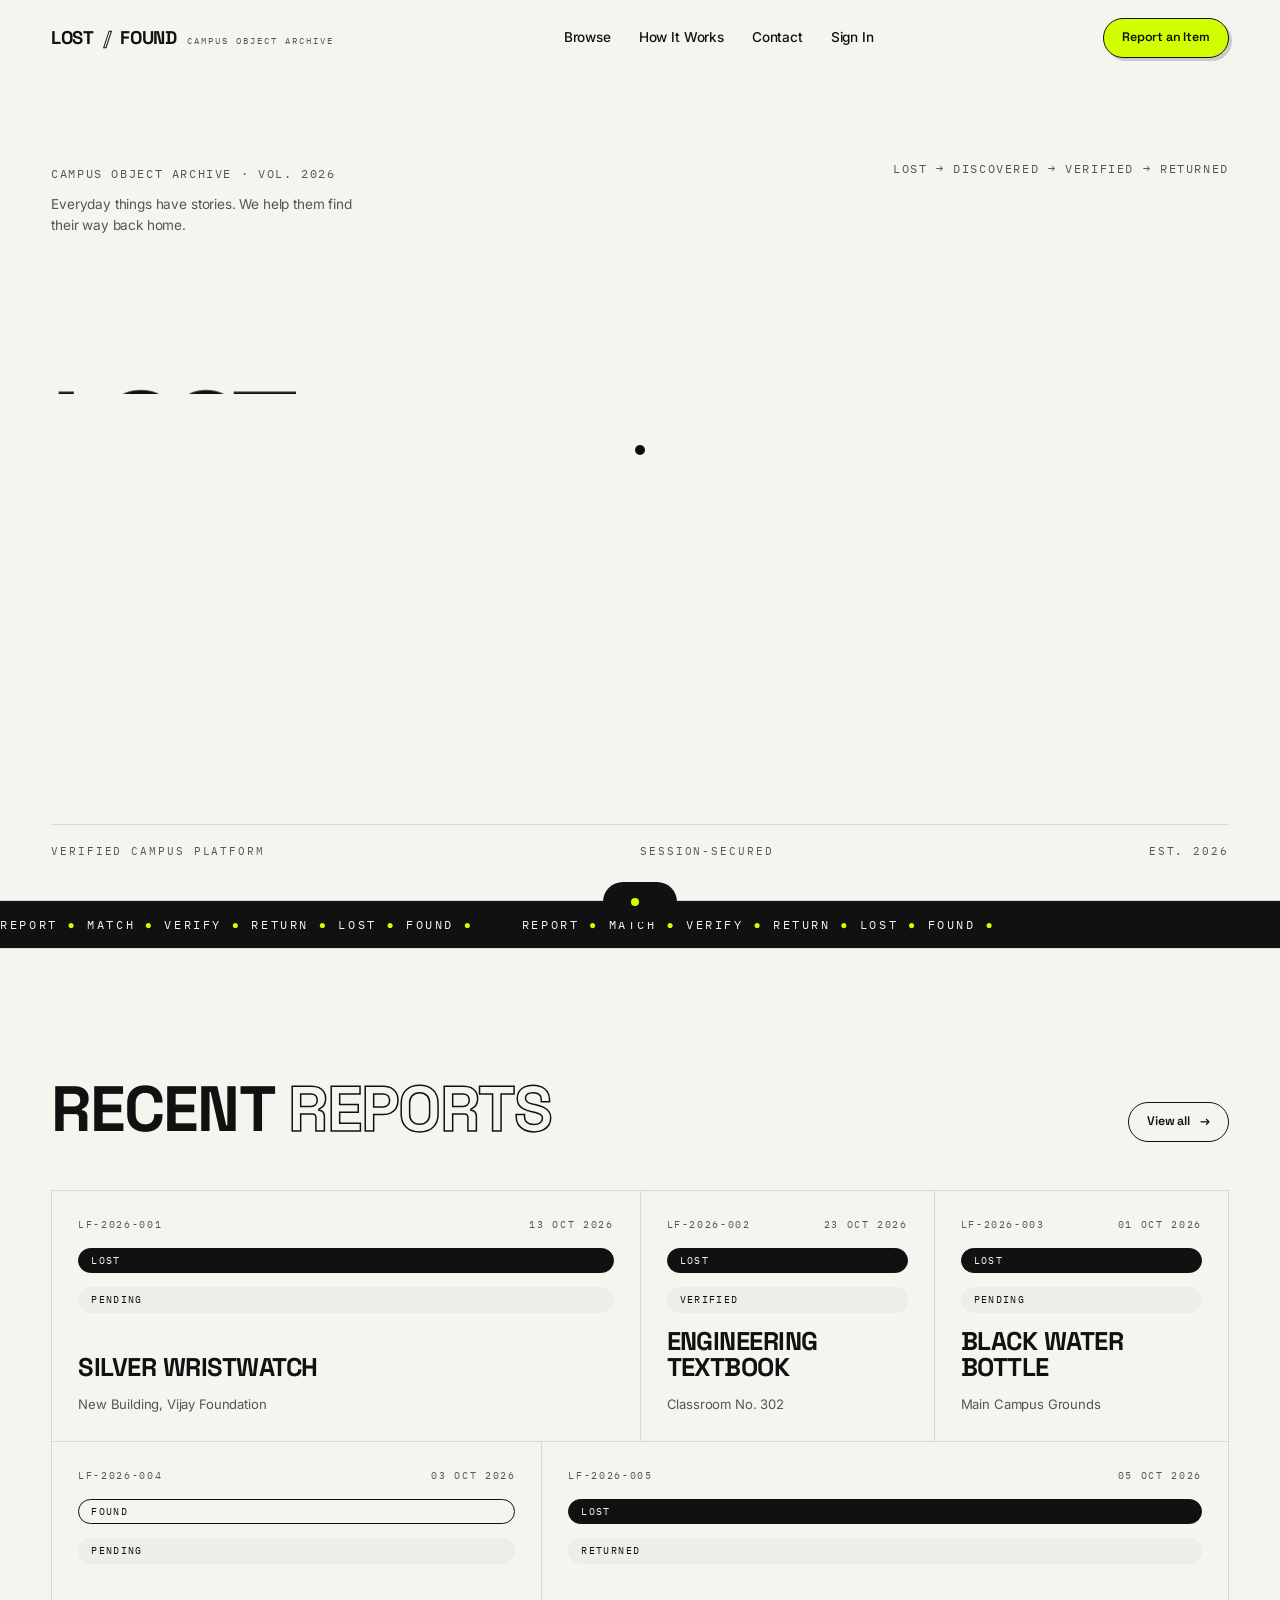
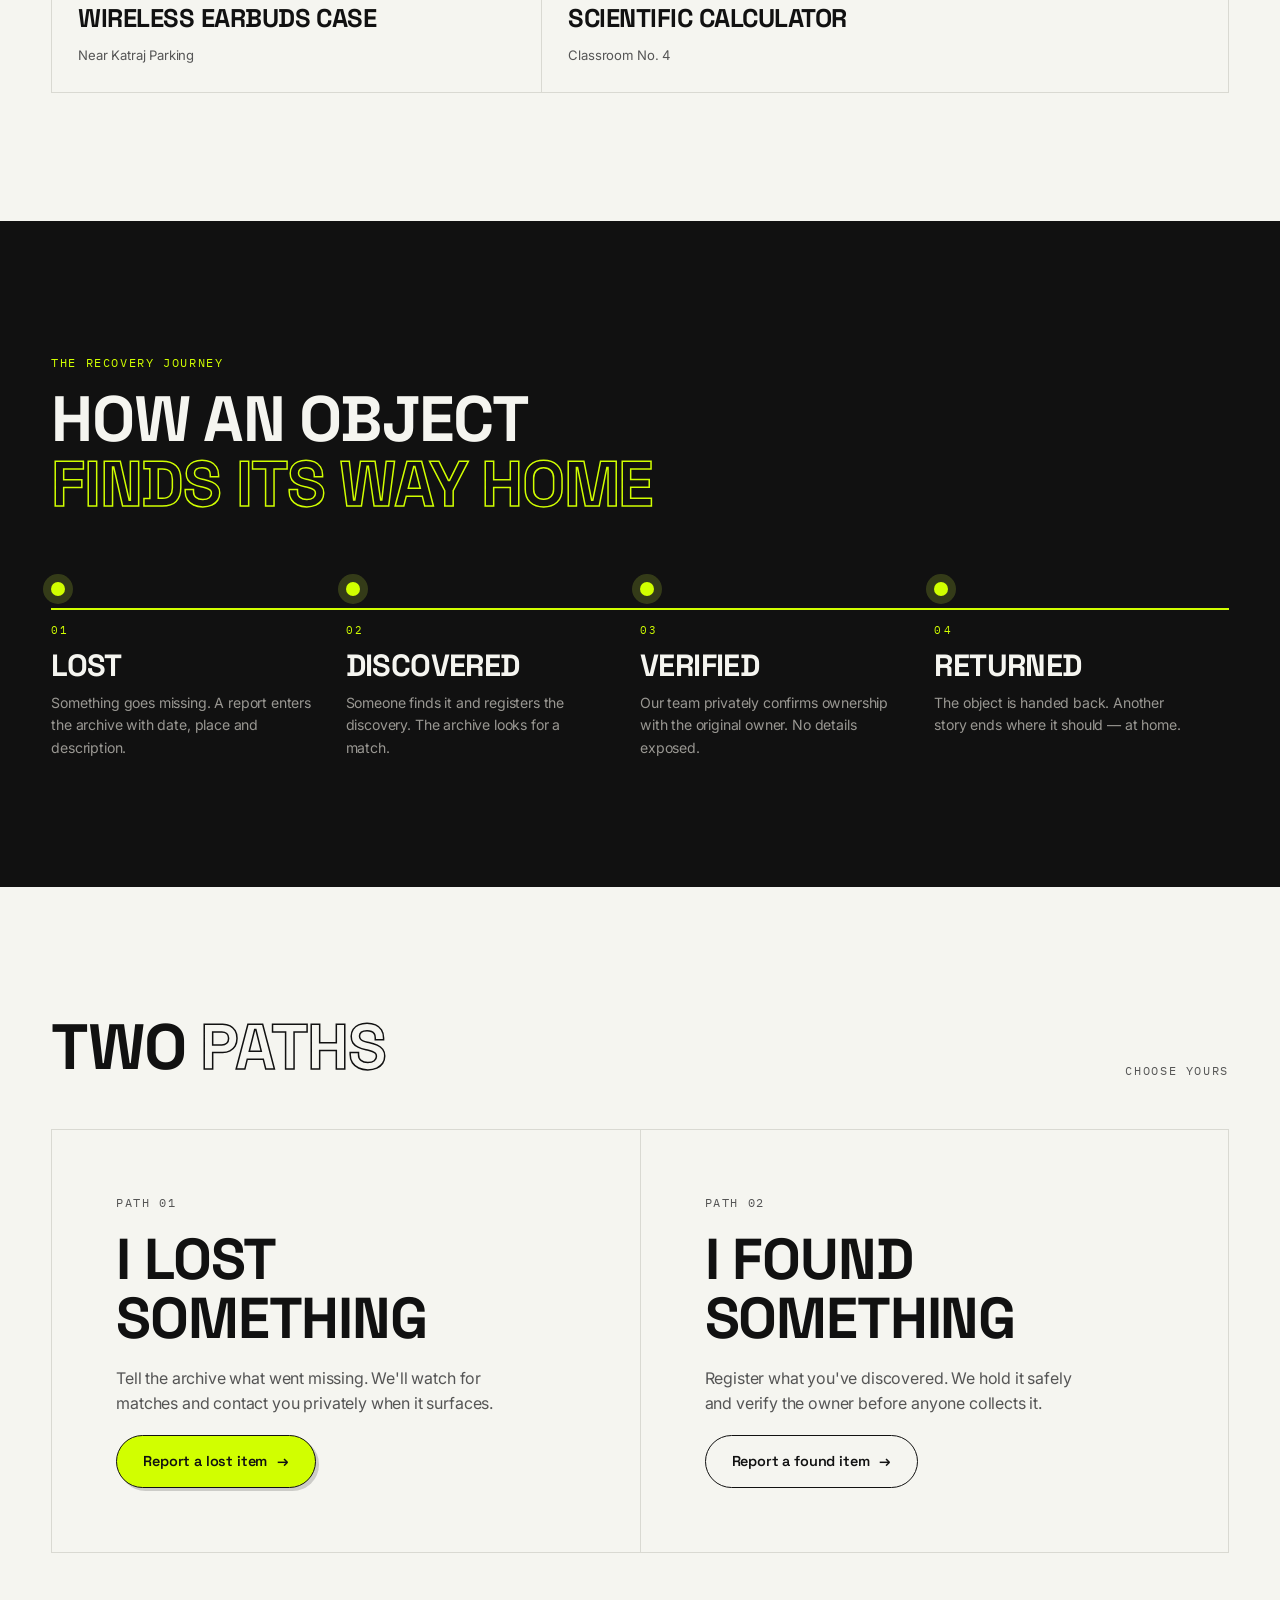
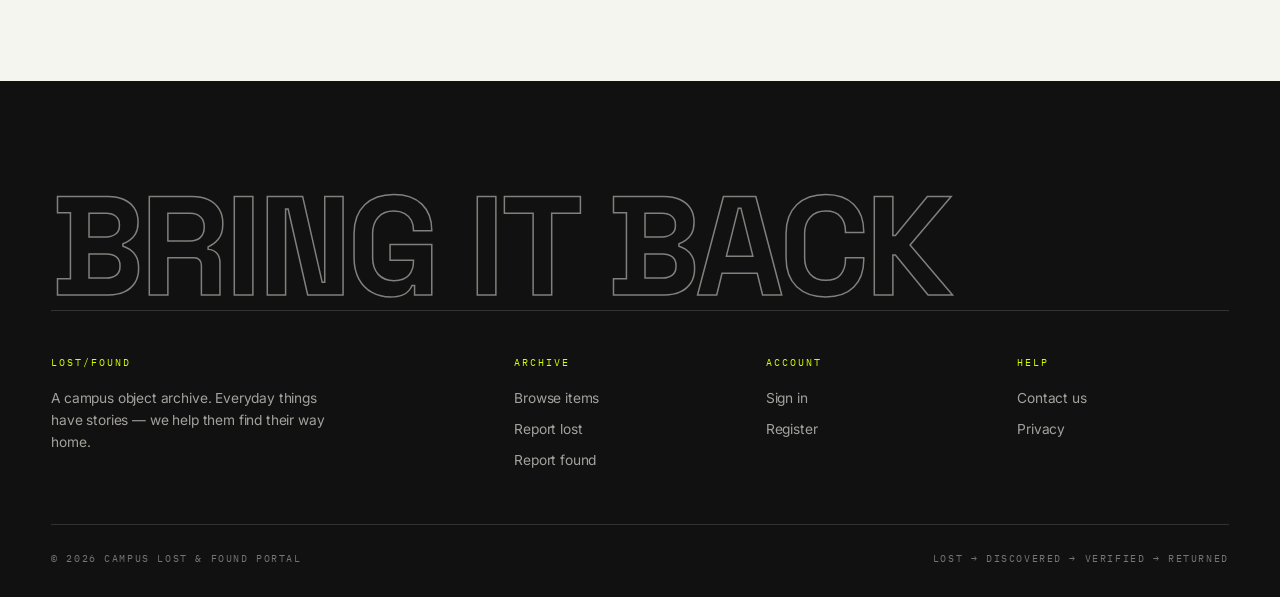
<file: index.html>
<!DOCTYPE html>
<html lang="en">
<head>
<title>LOST/FOUND — A Campus Object Archive</title>
<meta charset="UTF-8">
<meta name="viewport" content="width=device-width, initial-scale=1.0">
<link rel="preconnect" href="https://fonts.googleapis.com">
<link href="https://fonts.googleapis.com/css2?family=Space+Grotesk:wght@400;500;700&family=Inter:wght@400;500;600&family=IBM+Plex+Mono:wght@400;500&display=swap" rel="stylesheet">
<script src="https://cdnjs.cloudflare.com/ajax/libs/gsap/3.12.5/gsap.min.js"></script>
<link rel="stylesheet" href="css/style.css">
</head>
<body data-page="home">

<section class="hero">
  <div class="hero-top">
    <div class="hero-eyebrow">
      <span class="mono">CAMPUS OBJECT ARCHIVE · VOL. 2026</span>
      <p>Everyday things have stories. We help them find their way back home.</p>
    </div>
    <span class="mono">LOST → DISCOVERED → VERIFIED → RETURNED</span>
  </div>
  <h1 aria-label="Lost something? Let's bring it back.">
    <span class="row"><span>LOST</span></span>
    <span class="row"><span>SOMETHING?</span></span>
    <span class="row"><span class="outline">LET'S BRING</span></span>
    <span class="row"><span class="lime">IT BACK.</span></span>
  </h1>
  <div class="hero-foot">
    <p class="hero-desc">The campus lost-and-found archive. <strong>Report</strong> what you've lost, <strong>register</strong> what you've found, and our team verifies every reunion — safely and privately.</p>
    <div class="hero-cta">
      <a class="btn btn-lime" href="report-lost.html" data-cursor="Go">REPORT AN ITEM <span class="arr">↗</span></a>
      <a class="btn" href="browse.html" data-cursor="Go">BROWSE FOUND ITEMS</a>
    </div>
  </div>
  <div class="hero-meta">
    <span>Verified campus platform</span><span>Session-secured</span><span>Est. 2026</span>
  </div>
</section>

<div class="marquee" aria-hidden="true">
  <div class="marquee-track">
    <span>Report <span class="dot">●</span> Match <span class="dot">●</span> Verify <span class="dot">●</span> Return <span class="dot">●</span> Lost <span class="dot">●</span> Found <span class="dot">●</span></span>
    <span>Report <span class="dot">●</span> Match <span class="dot">●</span> Verify <span class="dot">●</span> Return <span class="dot">●</span> Lost <span class="dot">●</span> Found <span class="dot">●</span></span>
  </div>
</div>

<section class="section" id="recent">
  <div class="container">
    <div class="section-head">
      <h2 class="section-title reveal">Recent <span class="outline">Reports</span></h2>
      <a class="btn btn-sm reveal" href="browse.html" data-cursor="Go">View all <span class="arr">→</span></a>
    </div>
    <div class="items-grid" id="homeGrid"></div>
  </div>
</section>

<section class="section journey" id="journey">
  <div class="container">
    <div class="section-head">
      <div>
        <span class="mono reveal" style="color:var(--lime)">The Recovery Journey</span>
        <h2 class="section-title reveal" style="margin-top:12px">How an object<br><span class="outline">finds its way home</span></h2>
      </div>
    </div>
    <div class="journey-track">
      <div class="journey-line"><div class="journey-progress"></div></div>
      <div class="journey-step reveal"><div class="journey-dot"></div><span class="journey-num">01</span><h3>Lost</h3><p>Something goes missing. A report enters the archive with date, place and description.</p></div>
      <div class="journey-step reveal" data-delay=".1"><div class="journey-dot"></div><span class="journey-num">02</span><h3>Discovered</h3><p>Someone finds it and registers the discovery. The archive looks for a match.</p></div>
      <div class="journey-step reveal" data-delay=".2"><div class="journey-dot"></div><span class="journey-num">03</span><h3>Verified</h3><p>Our team privately confirms ownership with the original owner. No details exposed.</p></div>
      <div class="journey-step reveal" data-delay=".3"><div class="journey-dot"></div><span class="journey-num">04</span><h3>Returned</h3><p>The object is handed back. Another story ends where it should — at home.</p></div>
    </div>
  </div>
</section>

<section class="section">
  <div class="container">
    <div class="section-head">
      <h2 class="section-title reveal">Two <span class="outline">Paths</span></h2>
      <span class="mono reveal">Choose yours</span>
    </div>
    <div class="paths">
      <a class="path reveal" href="report-lost.html" data-cursor="Report →">
        <span class="mono">Path 01</span>
        <h3>I lost<br>something</h3>
        <p>Tell the archive what went missing. We'll watch for matches and contact you privately when it surfaces.</p>
        <span class="btn btn-lime">Report a lost item <span class="arr">→</span></span>
      </a>
      <a class="path reveal" data-delay=".1" href="report-found.html" data-cursor="Register →">
        <span class="mono">Path 02</span>
        <h3>I found<br>something</h3>
        <p>Register what you've discovered. We hold it safely and verify the owner before anyone collects it.</p>
        <span class="btn">Report a found item <span class="arr">→</span></span>
      </a>
    </div>
  </div>
</section>

<script src="js/layout.js"></script>
<script src="js/data.js"></script>
<script src="js/app.js"></script>
<script src="js/main.js"></script>
<script>
(function(){
  var grid=document.getElementById('homeGrid');
  if(!grid) return;
  LFStore.all().slice(0,5).forEach(function(r,i){
    var a=document.createElement('article');
    a.className='item-cell reveal'; a.dataset.delay=i*0.06; a.dataset.cursor='View →';
    a.innerHTML=cellHTML(r);
    a.addEventListener('click',function(){location.href='item.html?id='+encodeURIComponent(r.id);});
    grid.appendChild(a);
  });
})();
</script>
</body>
</html>
</file>
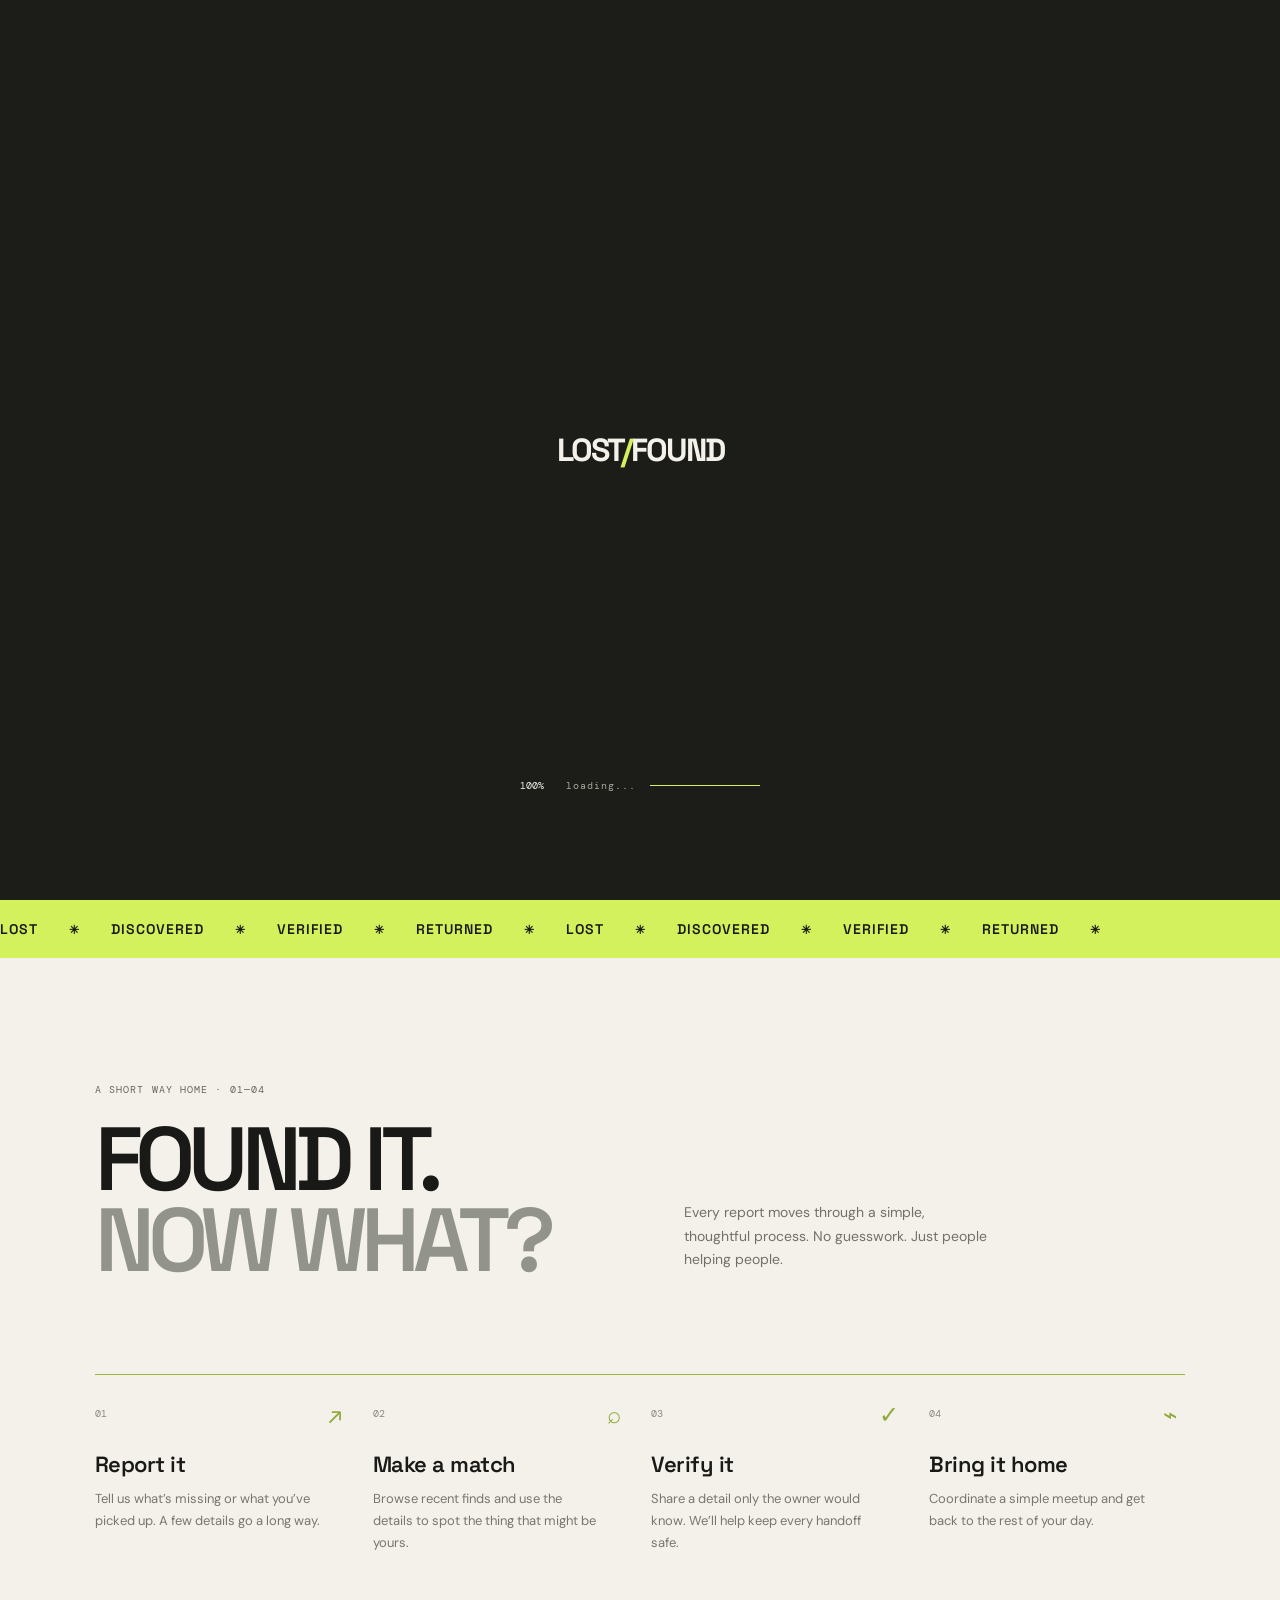
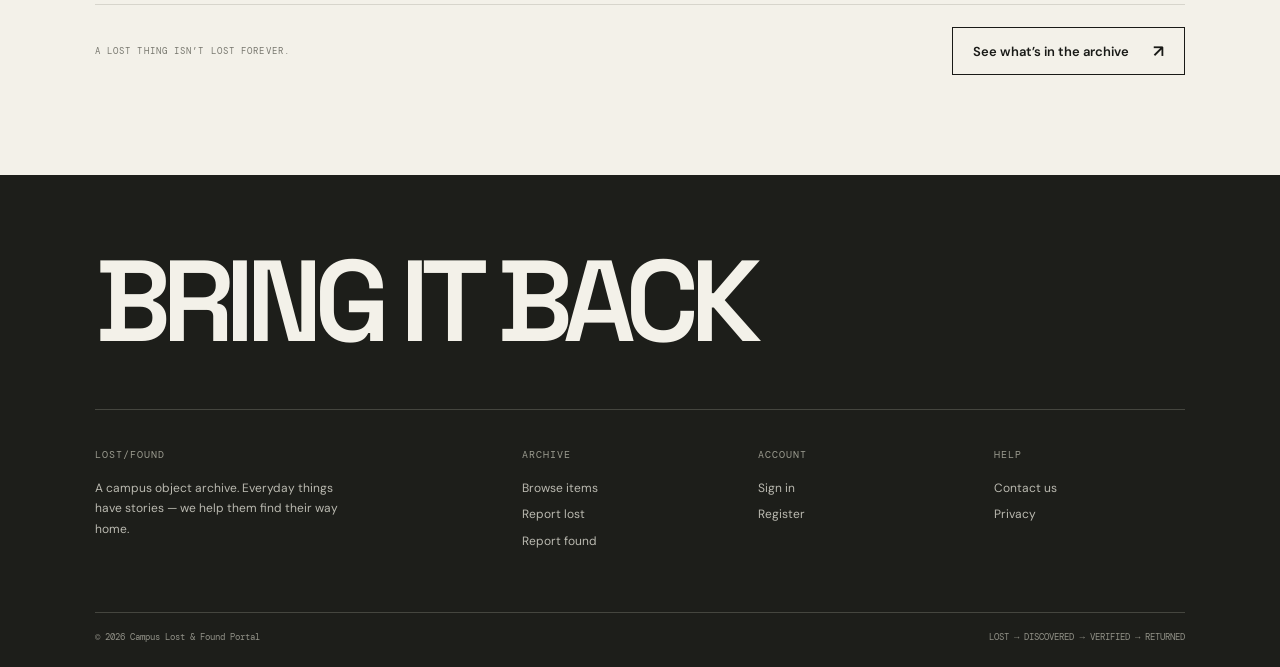
<file: js/index.html>
<!doctype html>
<html lang="en">
<head>
  <meta charset="utf-8">
  <meta name="viewport" content="width=device-width,initial-scale=1">
  <meta name="theme-color" content="#f3f1e9">
  <meta name="description" content="Lost something on campus? Find it again with the campus object archive.">
  <title>LOST/FOUND — Campus Object Archive</title>
  <link rel="preconnect" href="https://fonts.googleapis.com">
  <link rel="preconnect" href="https://fonts.gstatic.com" crossorigin>
  <link href="https://fonts.googleapis.com/css2?family=DM+Mono:wght@400;500&family=DM+Sans:wght@400;500;600;700&family=Space+Grotesk:wght@400;500;600;700&display=swap" rel="stylesheet">
  <link rel="stylesheet" href="styles.css">
</head>
<body data-page="home">
  <div class="preloader" aria-hidden="true">
    <div class="preloader-brand"><span>LOST<em>/</em>FOUND</span></div>
    <div class="preloader-meter"><span class="preloader-count" id="plCount">0%</span><span class="preloader-text">loading...</span><i></i></div>
  </div>
  <main>
    <section class="hero">
      <div class="hero-grain" aria-hidden="true"></div>
      <div class="hero-copy">
        <p class="eyebrow"><span class="live-dot"></span> THE CAMPUS OBJECT ARCHIVE <span>· EST. 2026</span></p>
        <h1><span class="row"><span>LOST</span></span><span class="row"><span>THINGS.</span></span><span class="row accent-row"><span>FOUND <i>HERE.</i></span></span></h1>
        <div class="hero-foot">
          <p class="hero-intro">The little things matter. Search what’s been found, or leave a note about what you’ve lost. We’ll help it find its way back.</p>
          <div class="hero-actions"><a class="btn btn-lime" href="browse.html">Browse the archive <span class="arr">↗</span></a><a class="text-link" href="report-lost.html">I lost something <span>↗</span></a></div>
        </div>
      </div>
      <div class="hero-visual" aria-label="A collection of everyday belongings waiting to be reunited with their owners">
        <div class="visual-orbit orbit-one"></div><div class="visual-orbit orbit-two"></div>
        <div class="hero-sticker sticker-top">OBJECTS<br>WITH STORIES</div>
        <div class="object object-book"><span>FIELD NOTES</span><b>VOL. 04</b></div>
        <div class="object object-key"><span class="key-ring"></span><span class="key-stem"></span><span class="key-tooth"></span></div>
        <div class="object object-card"><small>CAMPUS ID</small><span class="card-avatar"></span><b>IT’S YOURS.</b><i>Return to archive</i></div>
        <div class="object object-earbud"><span></span></div>
        <div class="hero-sticker sticker-bottom">GOOD THINGS<br>COME BACK <b>↗</b></div>
        <div class="visual-index mono">01 — 04<br>RECOVERY IN MOTION</div>
      </div>
      <a class="scroll-cue mono" href="#journey"><span>SCROLL TO SEE HOW</span><b>↓</b></a>
    </section>
    <section class="ticker" aria-label="Lost to found"><div>LOST <span>✳</span> DISCOVERED <span>✳</span> VERIFIED <span>✳</span> RETURNED <span>✳</span> LOST <span>✳</span> DISCOVERED <span>✳</span> VERIFIED <span>✳</span> RETURNED <span>✳</span></div></section>
    <section class="journey section-wrap" id="journey">
      <div class="section-heading"><p class="eyebrow">A SHORT WAY HOME <span>· 01—04</span></p><h2>FOUND IT.<br><em>NOW WHAT?</em></h2><p>Every report moves through a simple, thoughtful process. No guesswork. Just people helping people.</p></div>
      <div class="journey-track"><div class="journey-progress"></div>
        <article class="journey-step"><span class="step-no">01</span><span class="step-mark">↗</span><h3>Report it</h3><p>Tell us what’s missing or what you’ve picked up. A few details go a long way.</p></article>
        <article class="journey-step"><span class="step-no">02</span><span class="step-mark">⌕</span><h3>Make a match</h3><p>Browse recent finds and use the details to spot the thing that might be yours.</p></article>
        <article class="journey-step"><span class="step-no">03</span><span class="step-mark">✓</span><h3>Verify it</h3><p>Share a detail only the owner would know. We’ll help keep every handoff safe.</p></article>
        <article class="journey-step"><span class="step-no">04</span><span class="step-mark">⌁</span><h3>Bring it home</h3><p>Coordinate a simple meetup and get back to the rest of your day.</p></article>
      </div>
      <div class="journey-cta"><span class="mono">A LOST THING ISN’T LOST FOREVER.</span><a class="btn" href="browse.html">See what’s in the archive <span class="arr">↗</span></a></div>
    </section>
  </main>
  <script src="data.js"></script><script src="layout.js"></script><script src="main.js"></script>
</body>
</html>
</file>
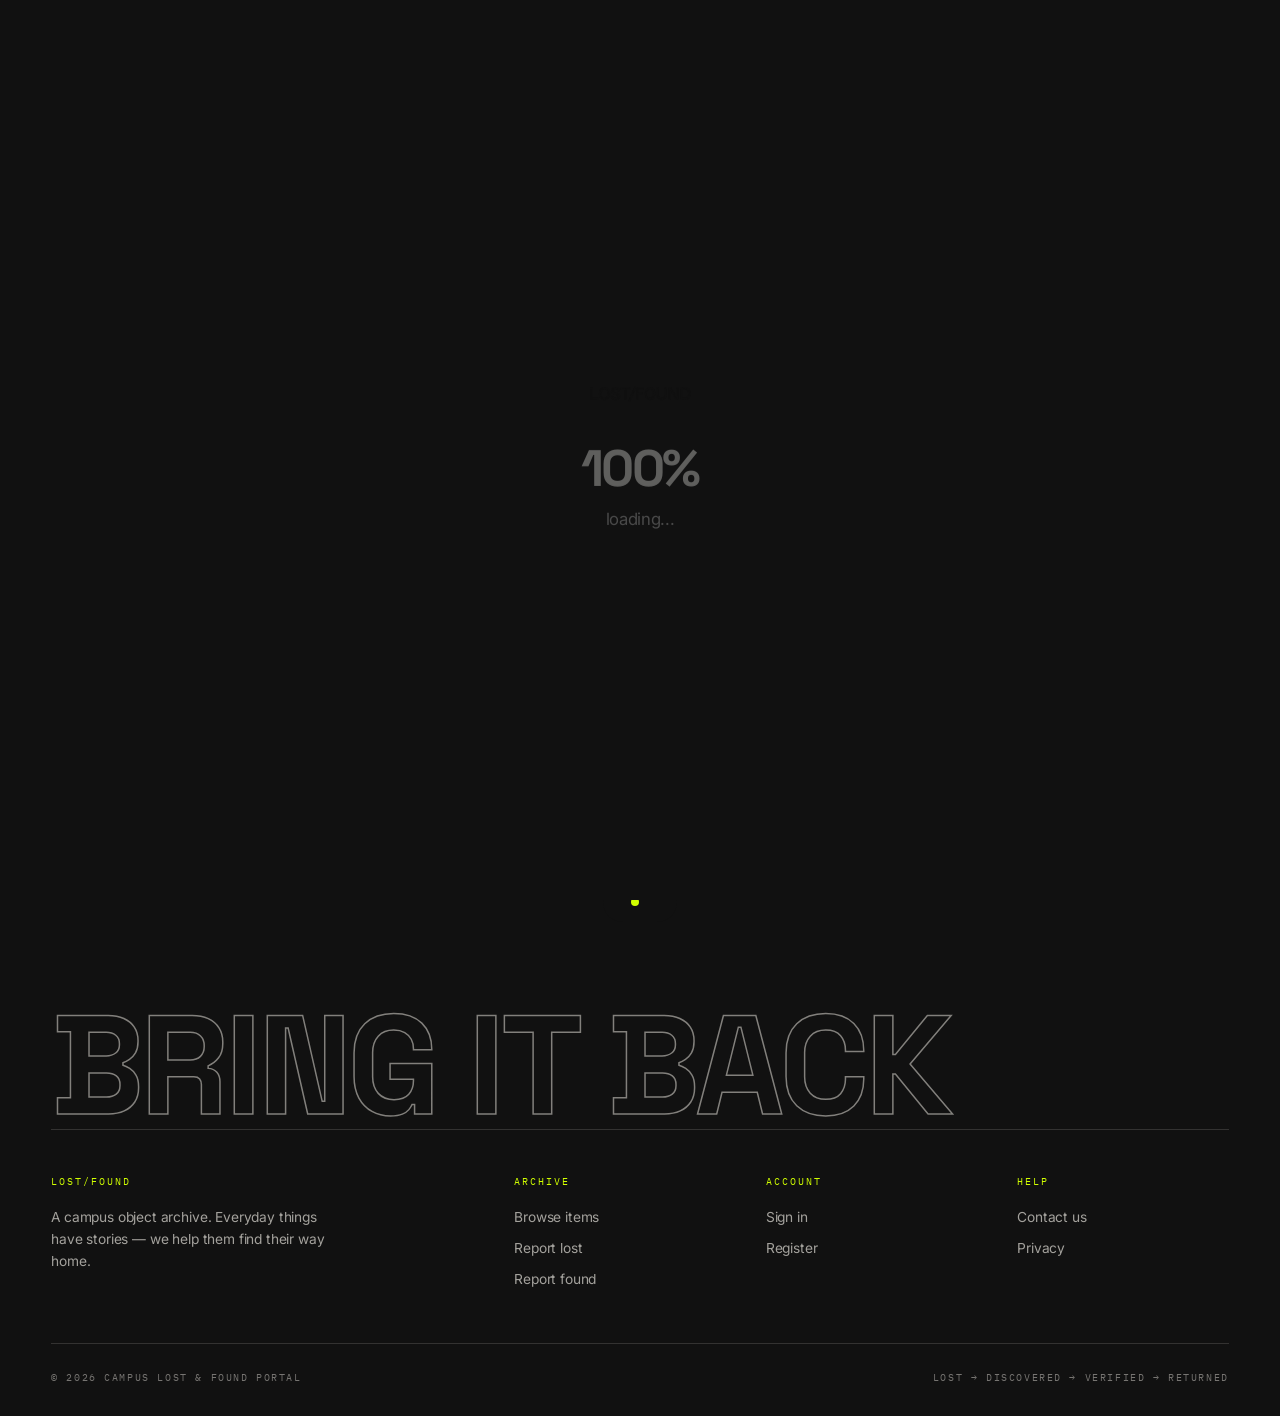
<file: admin.html>
<!DOCTYPE html>
<html lang="en">
<head>
<title>Admin — LOST/FOUND</title>
<meta charset="UTF-8">
<meta name="viewport" content="width=device-width, initial-scale=1.0">
<link rel="preconnect" href="https://fonts.googleapis.com">
<link href="https://fonts.googleapis.com/css2?family=Space+Grotesk:wght@400;500;700&family=Inter:wght@400;500;600&family=IBM+Plex+Mono:wght@400;500&display=swap" rel="stylesheet">
<script src="https://cdnjs.cloudflare.com/ajax/libs/gsap/3.12.5/gsap.min.js"></script>
<link rel="stylesheet" href="css/style.css">
</head>
<body data-page="admin">
<section class="dash container">
  <div class="dash-head">
    <div>
      <span class="mono" style="color:#8a6d00">Administrator Workspace</span>
      <h1 style="margin-top:8px">The <span style="color:transparent;-webkit-text-stroke:1.5px var(--ink)">Control Room</span></h1>
    </div>
    <div style="display:flex;gap:10px;flex-wrap:wrap">
      <button class="btn btn-sm" id="csvBtn">Export CSV</button>
      <button class="btn btn-sm" id="resetDemo">Reset demo data</button>
      <button class="btn btn-sm" id="adminSignOut">Sign out</button>
    </div>
  </div>

  <div class="stats-strip">
    <div class="stat-cell"><span class="mono">Total reports</span><b id="stTotal">0</b></div>
    <div class="stat-cell"><span class="mono">Pending review</span><b id="stPending">0</b></div>
    <div class="stat-cell"><span class="mono">Verified</span><b id="stVerified">0</b></div>
    <div class="stat-cell"><span class="mono">Returned</span><b id="stReturned">0</b></div>
  </div>

  <div class="section-head" style="margin:26px 0 18px">
    <h2 style="font-size:1.4rem;text-transform:uppercase">Match suggestions</h2>
    <span class="mono">Same category · opposite type</span>
  </div>
  <div id="matchList"></div>

  <div class="section-head" style="margin:40px 0 18px">
    <h2 style="font-size:1.4rem;text-transform:uppercase">All reports</h2>
  </div>
  <div class="filter-bar" id="adminFilters">
    <div class="chips" data-kind="type">
      <button class="chip active" data-k="type" data-v="all">All types</button>
      <button class="chip" data-k="type" data-v="lost">Lost</button>
      <button class="chip" data-k="type" data-v="found">Found</button>
    </div>
    <div class="chips" data-kind="status">
      <button class="chip active" data-k="status" data-v="all">All statuses</button>
      <button class="chip" data-k="status" data-v="pending">Pending</button>
      <button class="chip" data-k="status" data-v="verified">Verified</button>
      <button class="chip" data-k="status" data-v="returned">Returned</button>
    </div>
  </div>

  <div class="table-wrap">
    <table class="reports-table" id="adminTable">
      <thead><tr><th>ID</th><th>Item</th><th>Type</th><th>Date</th><th>Location</th><th>Status</th><th>Actions</th></tr></thead>
      <tbody></tbody>
    </table>
  </div>
  <p class="form-note" style="margin-top:20px">Contact owners directly through the verified email / phone on file (server-side only). Never expose private contact details in this interface to unauthorised roles.</p>
</section>
<script src="js/layout.js"></script>
<script src="js/data.js"></script>
<script src="js/main.js"></script>
<script src="js/app.js"></script>
</body>
</html>
</file>
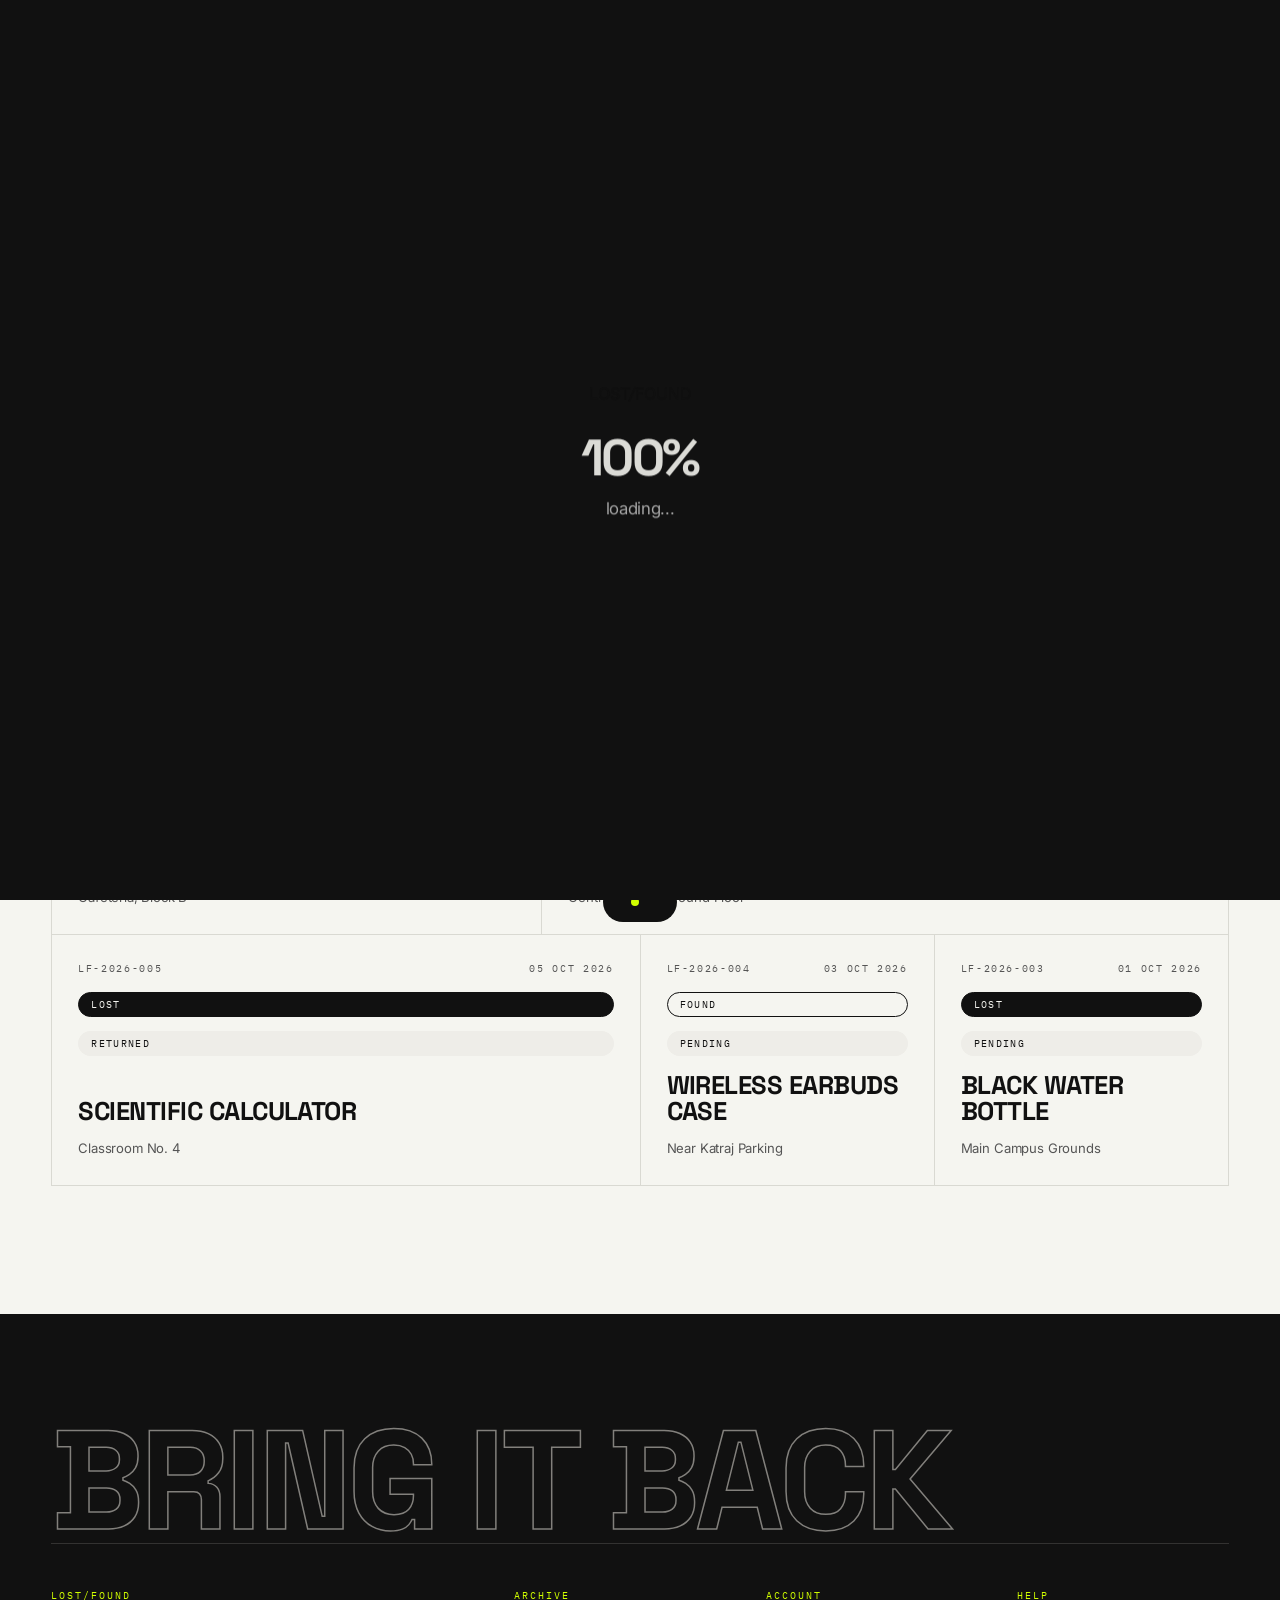
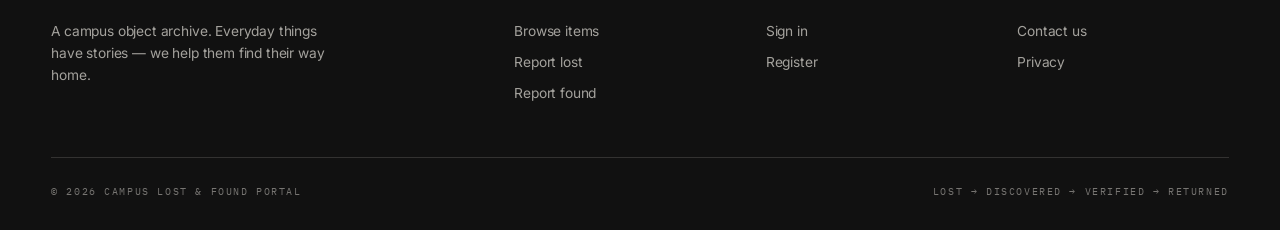
<file: browse.html>
<!DOCTYPE html>
<html lang="en">
<head>
<title>Browse — LOST/FOUND</title>
<meta charset="UTF-8">
<meta name="viewport" content="width=device-width, initial-scale=1.0">
<link rel="preconnect" href="https://fonts.googleapis.com">
<link href="https://fonts.googleapis.com/css2?family=Space+Grotesk:wght@400;500;700&family=Inter:wght@400;500;600&family=IBM+Plex+Mono:wght@400;500&display=swap" rel="stylesheet">
<script src="https://cdnjs.cloudflare.com/ajax/libs/gsap/3.12.5/gsap.min.js"></script>
<link rel="stylesheet" href="css/style.css">
</head>
<body data-page="browse">
<section class="section" style="padding-top:150px">
  <div class="container">
    <div class="section-head">
      <h1 class="section-title">The <span class="outline">Archive</span></h1>
      <span class="mono">Search · Filter · Recover</span>
    </div>

    <div class="filter-bar">
      <div class="chips" data-kind="type">
        <button class="chip active" data-v="all">All</button>
        <button class="chip" data-v="lost">Lost</button>
        <button class="chip" data-v="found">Found</button>
      </div>
      <div class="chips" data-kind="cat">
        <button class="chip active" data-v="all">All categories</button>
        <button class="chip" data-v="Electronics">Electronics</button>
        <button class="chip" data-v="Books / Stationery">Books</button>
        <button class="chip" data-v="Documents">Documents</button>
        <button class="chip" data-v="Other">Other</button>
      </div>
      <div class="search-wrap">
        <input class="search-input" id="browseSearch" type="search" placeholder="SEARCH THE ARCHIVE…" aria-label="Search reports">
        <select class="search-input" id="browseSort" aria-label="Sort">
          <option value="new">Newest first</option>
          <option value="old">Oldest first</option>
        </select>
        <button class="chip" id="browseReset">Reset</button>
      </div>
    </div>

    <div class="items-grid" id="browseGrid"></div>
    <div class="empty-state" id="browseEmpty" style="display:none">
      <h3>Nothing in the archive matches</h3>
      <p class="mono">Try clearing a filter — or be the one who reports it.</p>
      <br><a class="btn btn-lime" href="report-lost.html">Report an item</a>
    </div>
  </div>
</section>
<script src="js/layout.js"></script>
<script src="js/data.js"></script>
<script src="js/main.js"></script>
<script src="js/app.js"></script>
</body>
</html>
</file>
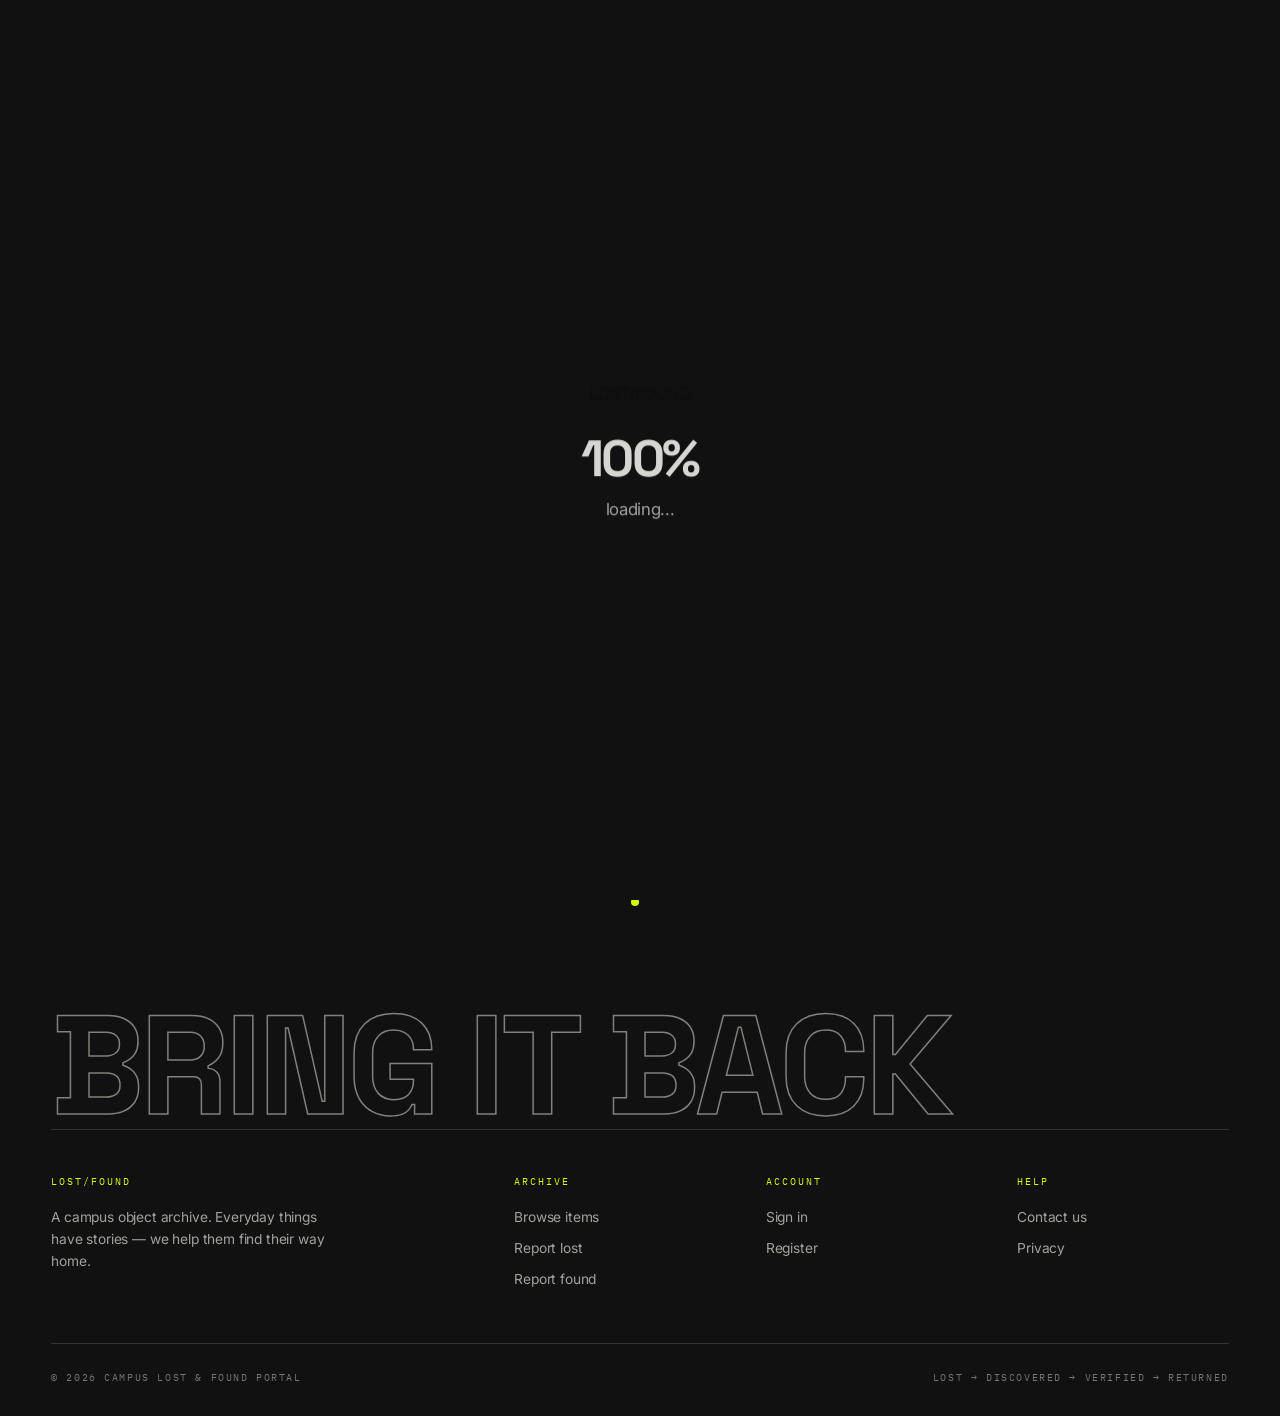
<file: contact.html>
<!DOCTYPE html>
<html lang="en">
<head>
<title>Contact — LOST/FOUND</title>
<meta charset="UTF-8">
<meta name="viewport" content="width=device-width, initial-scale=1.0">
<link rel="preconnect" href="https://fonts.googleapis.com">
<link href="https://fonts.googleapis.com/css2?family=Space+Grotesk:wght@400;500;700&family=Inter:wght@400;500;600&family=IBM+Plex+Mono:wght@400;500&display=swap" rel="stylesheet">
<script src="https://cdnjs.cloudflare.com/ajax/libs/gsap/3.12.5/gsap.min.js"></script>
<link rel="stylesheet" href="css/style.css">
</head>
<body data-page="contact">
<section class="form-page container">
  <div class="form-side">
    <span class="mono">Help Desk</span>
    <h1>Talk to<br>the <span style="color:transparent;-webkit-text-stroke:1.5px var(--ink)">archive.</span></h1>
    <p>Questions about a report, a verification, or a pickup? Send a message and the campus team will reply to your registered email.</p>
    <br>
    <span class="mono">Email — support@campuslostfound.edu</span><br><br>
    <span class="mono">Hours — Mon–Fri · 09:00–17:00</span>
  </div>
  <div>
    <form class="form-panel" id="contactForm" novalidate>
      <div class="form-row">
        <div class="field">
          <label for="c_name">Name <span class="req">*</span></label>
          <input id="c_name" required placeholder="Your name">
          <span class="err">Please enter your name.</span>
        </div>
        <div class="field">
          <label for="c_email">Email <span class="req">*</span></label>
          <input id="c_email" type="email" required placeholder="you@campus.edu">
          <span class="err">Enter a valid email.</span>
        </div>
      </div>
      <div class="field">
        <label for="c_ref">Report reference (optional)</label>
        <input id="c_ref" placeholder="e.g. LF-2026-004">
      </div>
      <div class="field">
        <label for="c_msg">Message <span class="req">*</span></label>
        <textarea id="c_msg" required placeholder="How can we help?"></textarea>
        <span class="err">Please write a message.</span>
      </div>
      <button class="btn btn-lime" id="cSubmit" type="submit" data-cursor="Send">Send message <span class="arr">→</span></button>
      <p class="form-note" id="privacy">We only use your details to respond to this message. Report data is shared publicly only after review, and private contact information is never published.</p>
    </form>
    <div id="contactDone" style="display:none" class="empty-state">
      <span class="mono" style="color:#1e7d46">Message sent</span>
      <h3 style="margin:10px 0">We'll be in touch.</h3>
      <p>The campus team replies within one working day.</p>
    </div>
  </div>
</section>
<script src="js/layout.js"></script>
<script src="js/data.js"></script>
<script src="js/main.js"></script>
<script src="js/app.js"></script>
<script>
/* prefill ref from query string */
(function(){var r=new URLSearchParams(location.search).get('ref');if(r)document.getElementById('c_ref').value=r;})();
</script>
</body>
</html>
</file>
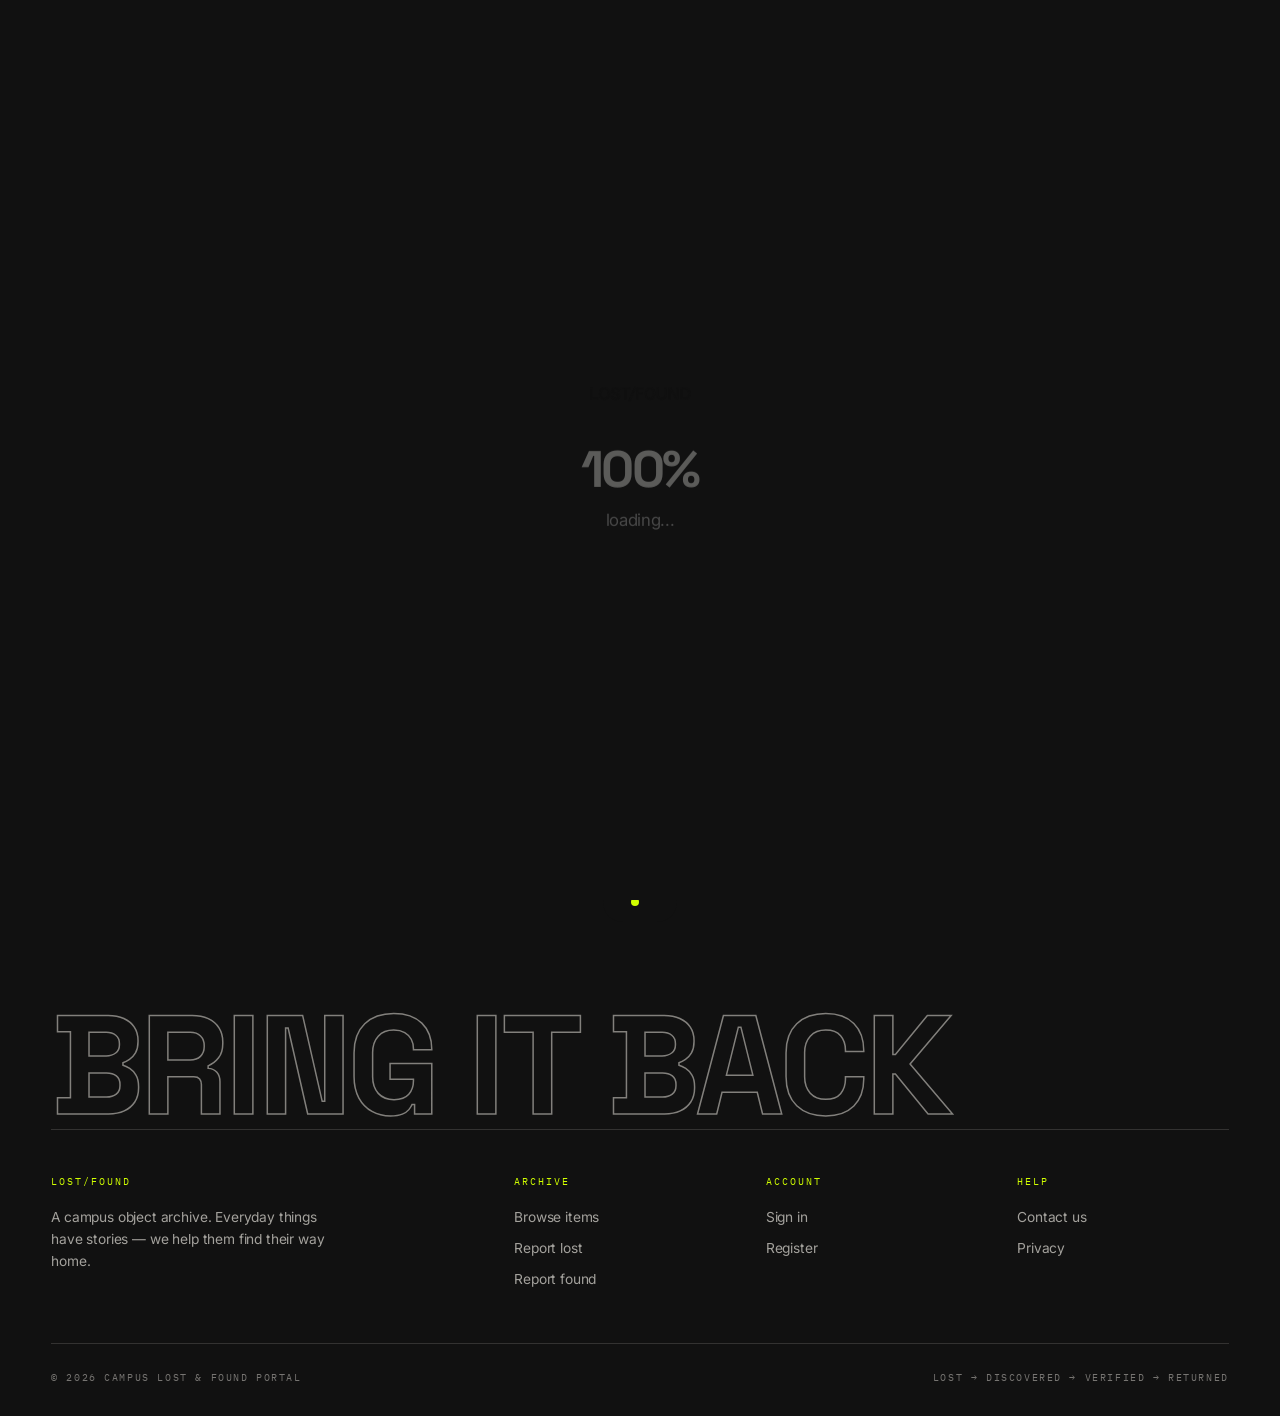
<file: dashboard.html>
<!DOCTYPE html>
<html lang="en">
<head>
<title>My Account — LOST/FOUND</title>
<meta charset="UTF-8">
<meta name="viewport" content="width=device-width, initial-scale=1.0">
<link rel="preconnect" href="https://fonts.googleapis.com">
<link href="https://fonts.googleapis.com/css2?family=Space+Grotesk:wght@400;500;700&family=Inter:wght@400;500;600&family=IBM+Plex+Mono:wght@400;500&display=swap" rel="stylesheet">
<script src="https://cdnjs.cloudflare.com/ajax/libs/gsap/3.12.5/gsap.min.js"></script>
<link rel="stylesheet" href="css/style.css">
</head>
<body data-page="dashboard">
<section class="dash container">
  <div class="dash-head">
    <div>
      <span class="mono">Personal Archive</span>
      <h1 style="margin-top:8px">Hello, <span id="dashName"></span></h1>
    </div>
    <div style="display:flex;gap:10px;flex-wrap:wrap">
      <a class="btn btn-lime btn-sm" href="report-lost.html">Report lost</a>
      <a class="btn btn-sm" href="report-found.html">Report found</a>
      <button class="btn btn-sm" id="signOut">Sign out</button>
    </div>
  </div>

  <div class="tabs" id="dashTabs">
    <button class="chip active" data-v="all">All reports</button>
    <button class="chip" data-v="pending">Pending</button>
    <button class="chip" data-v="verified">Verified</button>
    <button class="chip" data-v="returned">Returned</button>
  </div>

  <div class="table-wrap">
    <table class="reports-table" id="dashTable">
      <thead><tr><th>ID</th><th>Item</th><th>Type</th><th>Date</th><th>Status</th><th>Next step</th></tr></thead>
      <tbody></tbody>
    </table>
  </div>
  <div class="empty-state" id="dashEmpty" style="display:none">
    <h3>No reports yet</h3>
    <p class="mono">When you report a lost or found item it will appear here.</p>
    <br><a class="btn btn-lime" href="report-lost.html">Make your first report</a>
  </div>
</section>
<script src="js/layout.js"></script>
<script src="js/data.js"></script>
<script src="js/main.js"></script>
<script src="js/app.js"></script>
</body>
</html>
</file>
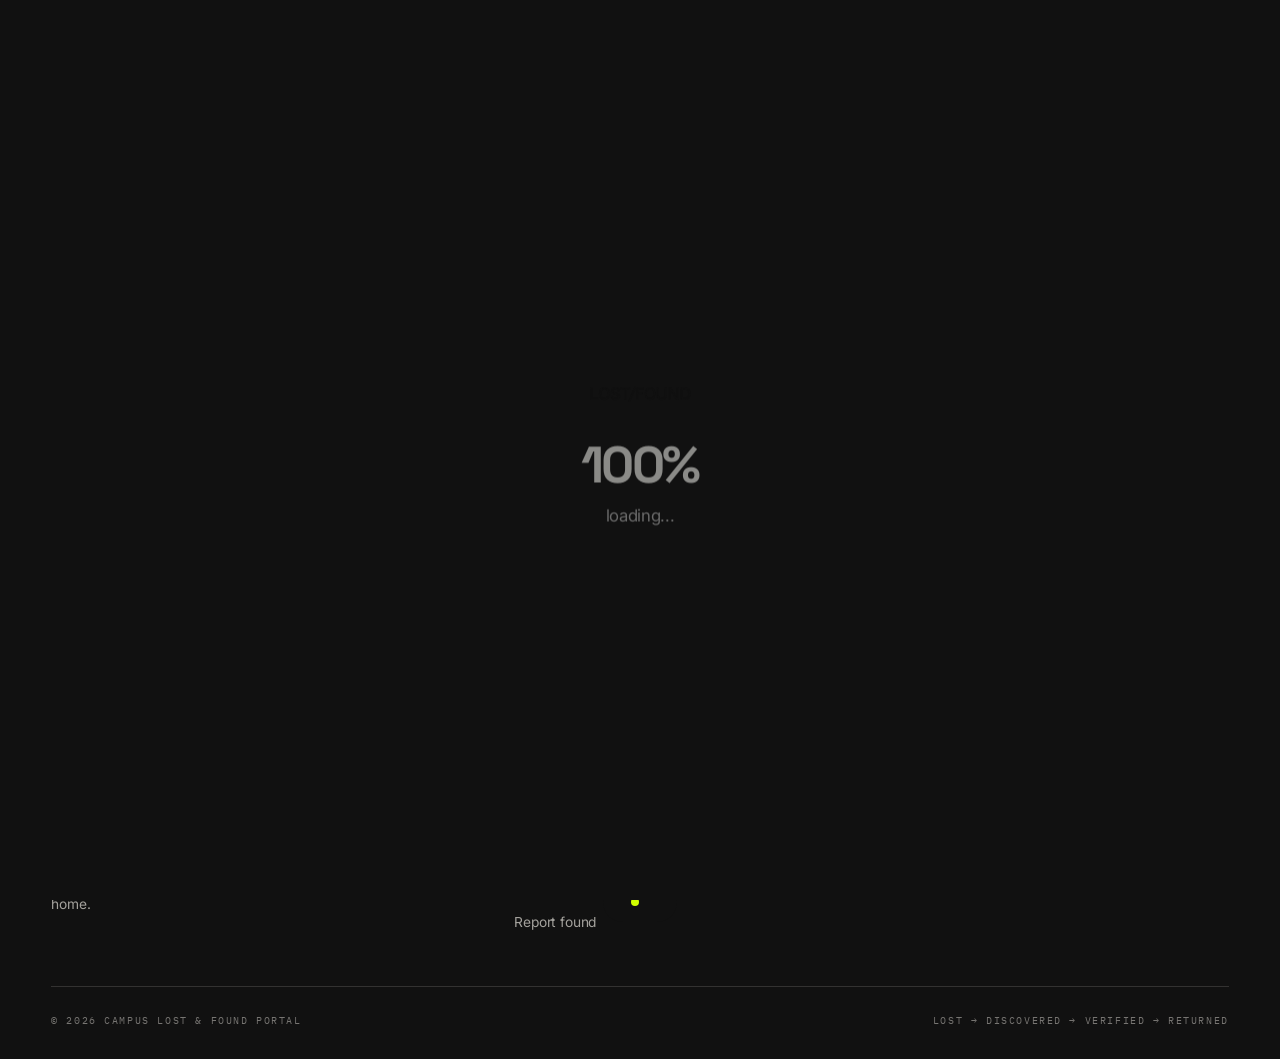
<file: item.html>
<!DOCTYPE html>
<html lang="en">
<head>
<title>Item — LOST/FOUND</title>
<meta charset="UTF-8">
<meta name="viewport" content="width=device-width, initial-scale=1.0">
<link rel="preconnect" href="https://fonts.googleapis.com">
<link href="https://fonts.googleapis.com/css2?family=Space+Grotesk:wght@400;500;700&family=Inter:wght@400;500;600&family=IBM+Plex+Mono:wght@400;500&display=swap" rel="stylesheet">
<script src="https://cdnjs.cloudflare.com/ajax/libs/gsap/3.12.5/gsap.min.js"></script>
<link rel="stylesheet" href="css/style.css">
</head>
<body data-page="item">
<section class="detail">
  <div class="container" id="detailRoot"></div>
</section>
<script src="js/layout.js"></script>
<script src="js/data.js"></script>
<script src="js/main.js"></script>
<script src="js/app.js"></script>
</body>
</html>
</file>
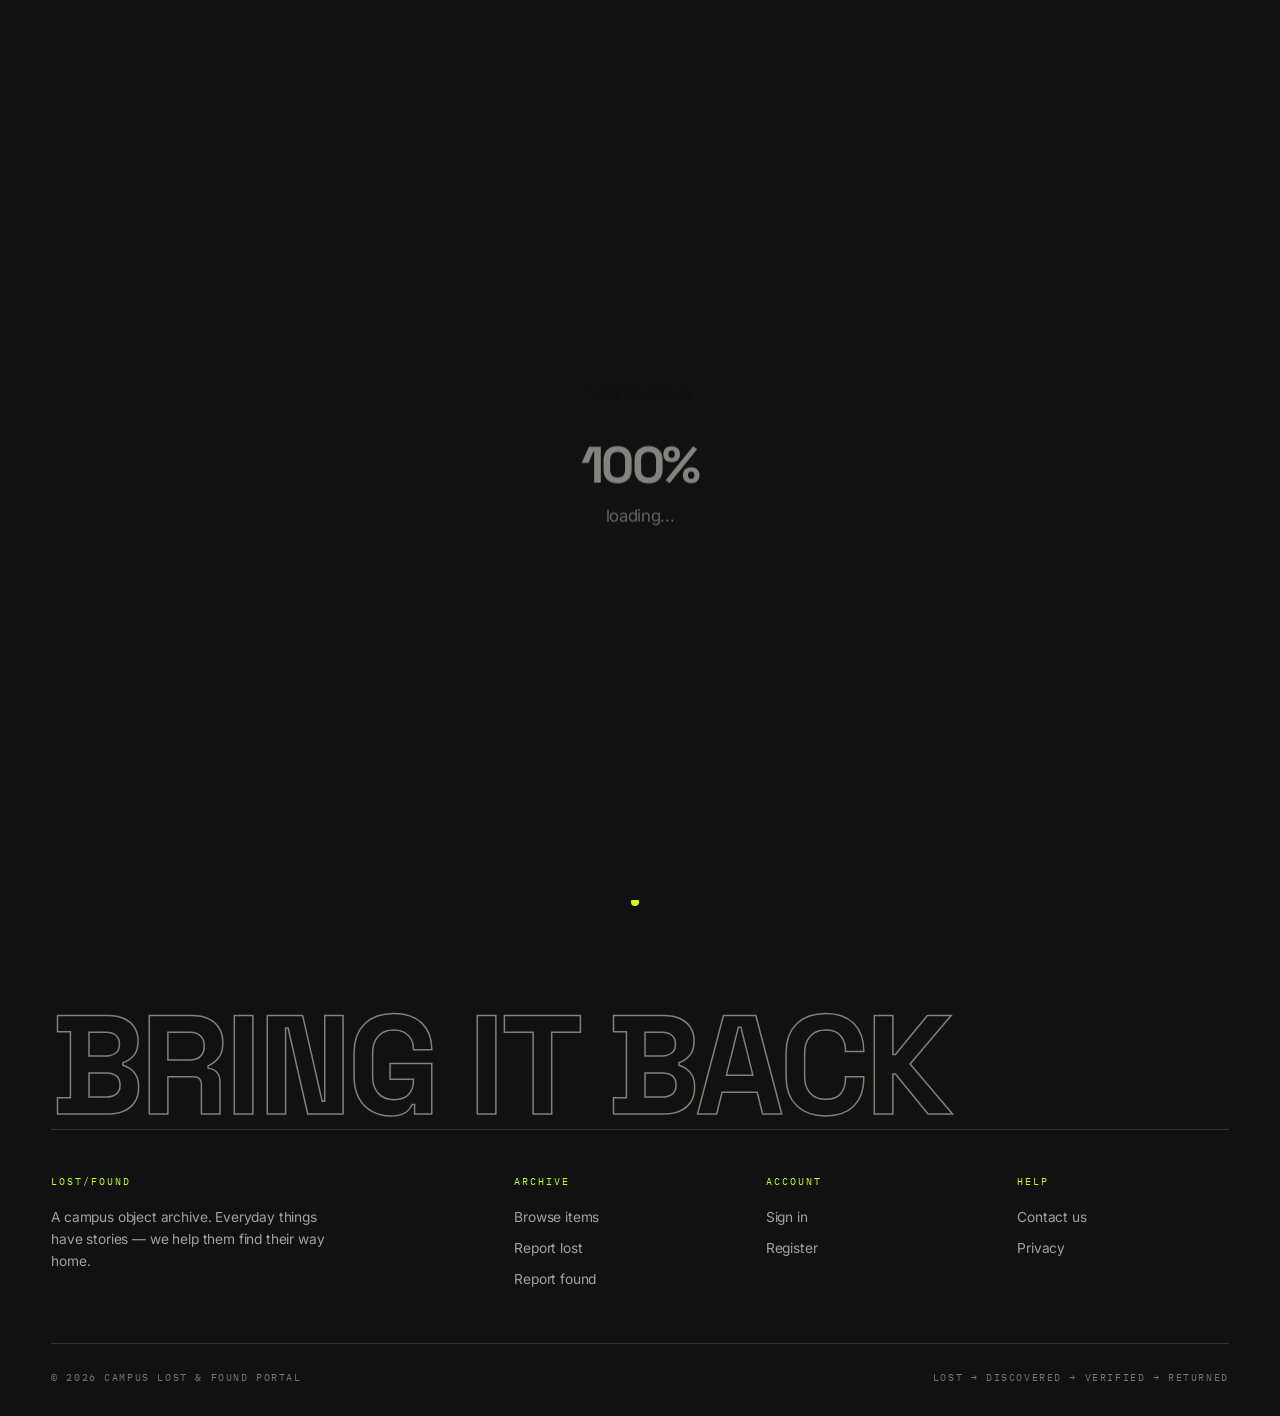
<file: login.html>
<!DOCTYPE html>
<html lang="en">
<head>
<title>Sign In — LOST/FOUND</title>
<meta charset="UTF-8">
<meta name="viewport" content="width=device-width, initial-scale=1.0">
<link rel="preconnect" href="https://fonts.googleapis.com">
<link href="https://fonts.googleapis.com/css2?family=Space+Grotesk:wght@400;500;700&family=Inter:wght@400;500;600&family=IBM+Plex+Mono:wght@400;500&display=swap" rel="stylesheet">
<script src="https://cdnjs.cloudflare.com/ajax/libs/gsap/3.12.5/gsap.min.js"></script>
<link rel="stylesheet" href="css/style.css">
</head>
<body data-page="login">
<div class="auth-wrap">
  <div class="auth-visual">
    <span class="mono" style="color:var(--lime)">LOST/FOUND · Members</span>
    <h2>Welcome<br><span class="lime">back to the</span><br>archive.</h2>
    <span class="mono" style="color:rgba(243,240,232,.5)">Session-secured · HttpOnly cookies</span>
  </div>
  <div class="auth-form">
    <form class="auth-form-inner" id="authForm" novalidate>
      <span class="mono">Access your account</span>
      <h1>Sign in</h1>
      <div class="form-alert" id="authAlert" role="alert"></div>
      <div class="field">
        <label for="a_email">Email</label>
        <input id="a_email" type="email" autocomplete="email" required placeholder="you@campus.edu">
      </div>
      <div class="field">
        <label for="a_pw">Password</label>
        <div class="pw-wrap">
          <input id="a_pw" type="password" autocomplete="current-password" required placeholder="••••••••">
          <button type="button" class="pw-toggle">Show</button>
        </div>
      </div>
      <label style="display:flex;gap:10px;align-items:center;font-size:.85rem;color:var(--grey)">
        <input type="checkbox" id="a_admin"> Sign in as administrator
      </label>
      <button class="btn btn-lime" type="submit" data-cursor="Go">Sign in <span class="arr">→</span></button>
      <p style="font-size:.85rem;color:var(--grey)">New here? <a href="register.html" style="text-decoration:underline">Create an account</a></p>
    </form>
  </div>
</div>
<script src="js/layout.js"></script>
<script src="js/data.js"></script>
<script src="js/main.js"></script>
<script src="js/app.js"></script>
</body>
</html>
</file>
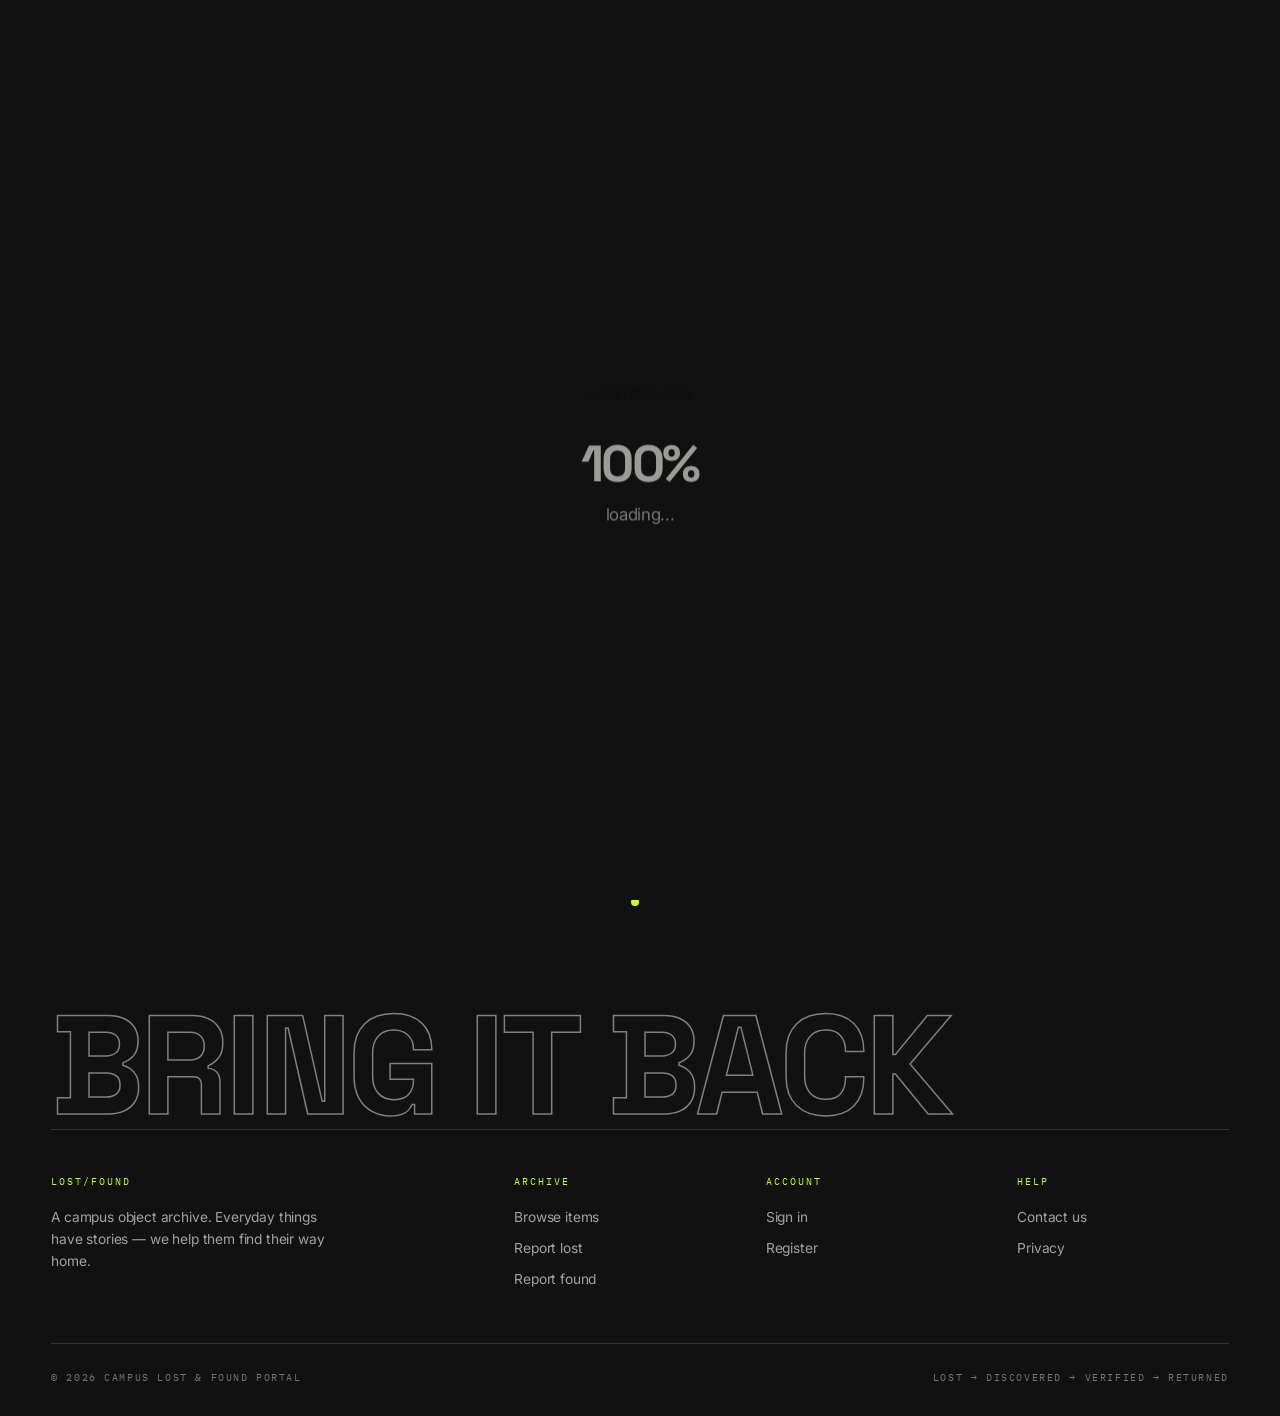
<file: register.html>
<!DOCTYPE html>
<html lang="en">
<head>
<title>Register — LOST/FOUND</title>
<meta charset="UTF-8">
<meta name="viewport" content="width=device-width, initial-scale=1.0">
<link rel="preconnect" href="https://fonts.googleapis.com">
<link href="https://fonts.googleapis.com/css2?family=Space+Grotesk:wght@400;500;700&family=Inter:wght@400;500;600&family=IBM+Plex+Mono:wght@400;500&display=swap" rel="stylesheet">
<script src="https://cdnjs.cloudflare.com/ajax/libs/gsap/3.12.5/gsap.min.js"></script>
<link rel="stylesheet" href="css/style.css">
</head>
<body data-page="register">
<div class="auth-wrap">
  <div class="auth-visual">
    <span class="mono" style="color:var(--lime)">LOST/FOUND · Members</span>
    <h2>Every object<br><span class="lime">has a story.</span><br>Start yours.</h2>
    <span class="mono" style="color:rgba(243,240,232,.5)">Session-secured · HttpOnly cookies</span>
  </div>
  <div class="auth-form">
    <form class="auth-form-inner" id="authForm" novalidate>
      <span class="mono">Join the archive</span>
      <h1>Register</h1>
      <div class="form-alert" id="authAlert" role="alert"></div>
      <div class="field">
        <label for="a_name">Full name</label>
        <input id="a_name" type="text" autocomplete="name" required placeholder="Your name">
      </div>
      <div class="field">
        <label for="a_email">Email</label>
        <input id="a_email" type="email" autocomplete="email" required placeholder="you@campus.edu">
      </div>
      <div class="field">
        <label for="a_pw">Password</label>
        <div class="pw-wrap">
          <input id="a_pw" type="password" autocomplete="new-password" required placeholder="••••••••">
          <button type="button" class="pw-toggle">Show</button>
        </div>
      </div>
            <button class="btn btn-lime" type="submit" data-cursor="Go">Create account <span class="arr">→</span></button>
      <p style="font-size:.85rem;color:var(--grey)">Already a member? <a href="login.html" style="text-decoration:underline">Sign in</a></p>
    </form>
  </div>
</div>
<script src="js/layout.js"></script>
<script src="js/data.js"></script>
<script src="js/main.js"></script>
<script src="js/app.js"></script>
</body>
</html>
</file>
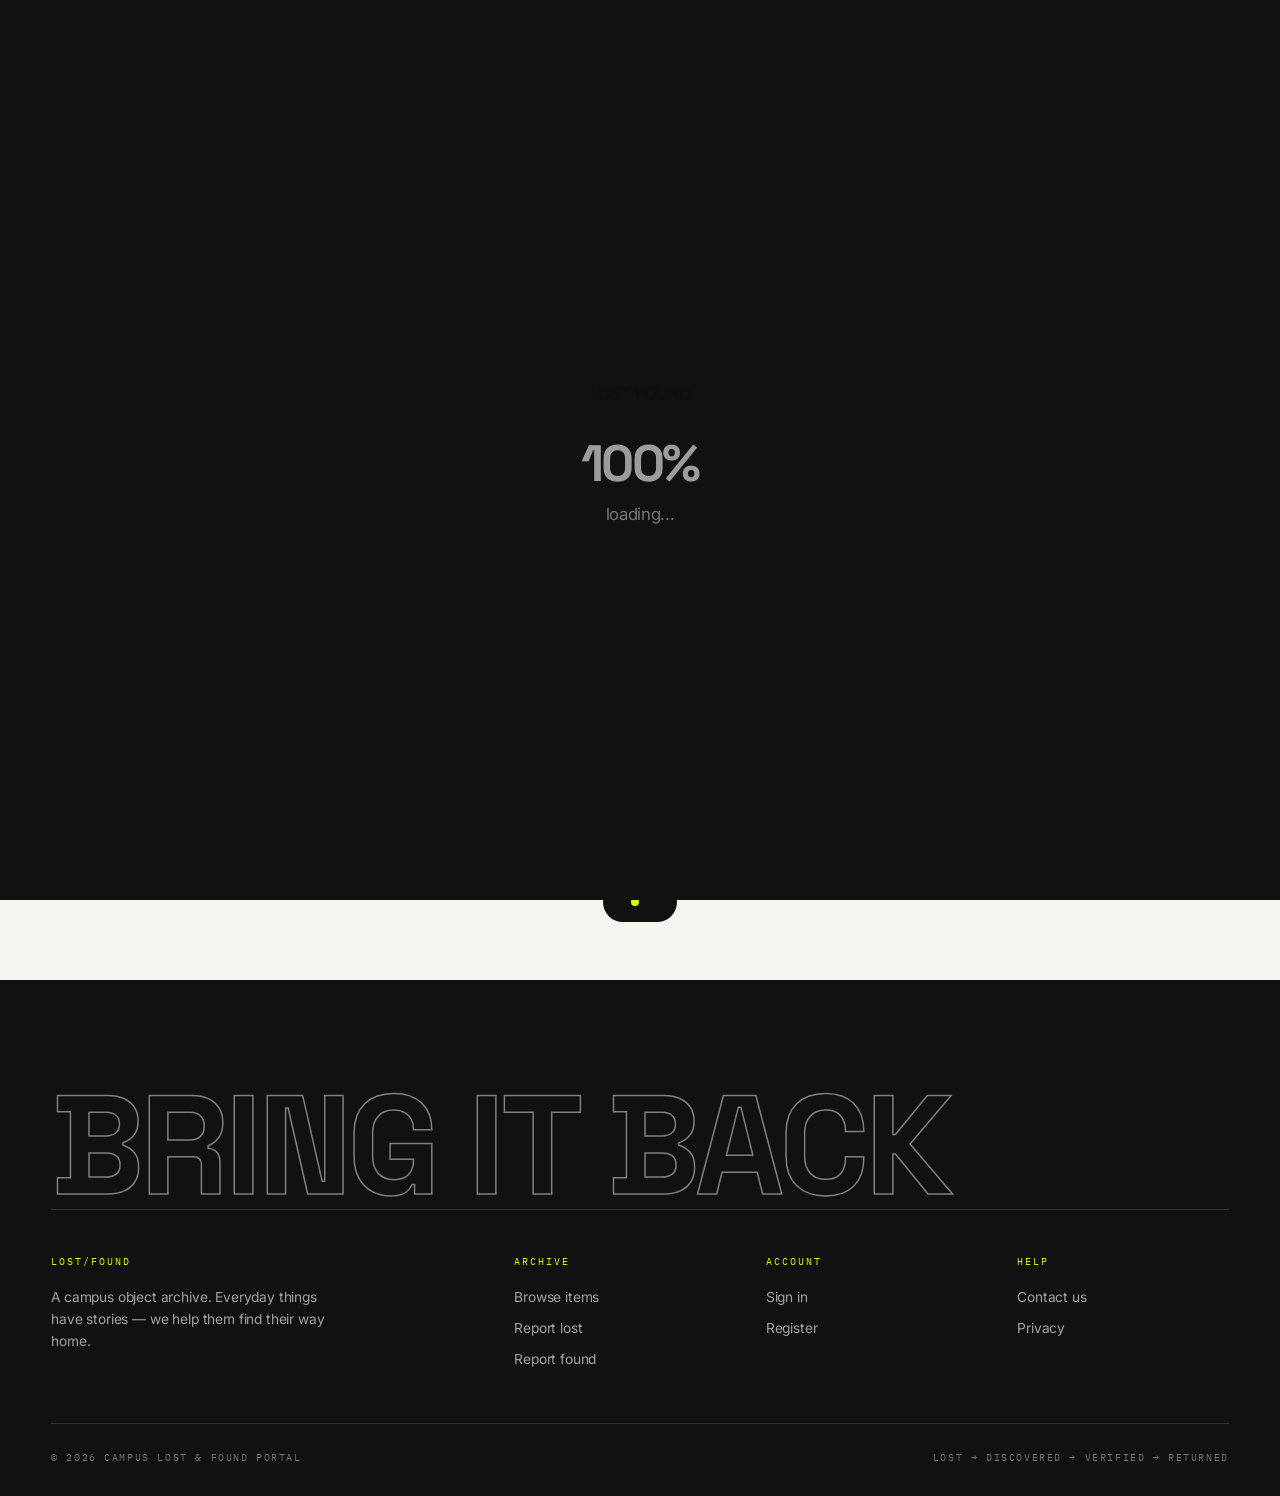
<file: report-found.html>
<!DOCTYPE html>
<html lang="en">
<head>
<title>Report Found — LOST/FOUND</title>
<meta charset="UTF-8">
<meta name="viewport" content="width=device-width, initial-scale=1.0">
<link rel="preconnect" href="https://fonts.googleapis.com">
<link href="https://fonts.googleapis.com/css2?family=Space+Grotesk:wght@400;500;700&family=Inter:wght@400;500;600&family=IBM+Plex+Mono:wght@400;500&display=swap" rel="stylesheet">
<script src="https://cdnjs.cloudflare.com/ajax/libs/gsap/3.12.5/gsap.min.js"></script>
<link rel="stylesheet" href="css/style.css">
</head>
<body data-page="report" data-type="found">
<section class="form-page container">
  <div class="form-side">
    <span class="mono">Path 02 · Found Report</span>
    <h1>You found<br>something.<br><span style="color:transparent;-webkit-text-stroke:1.5px var(--ink)">Register it.</span></h1>
    <p>Register the discovery. Keep hold of the item — the archive team will verify the owner privately before anyone collects it. Never share sensitive details publicly.</p>
  </div>
  <div>
    <form class="form-panel" id="reportForm" novalidate>
      <div class="field">
        <label for="f_title">Item name <span class="req">*</span></label>
        <input id="f_title" name="title" required placeholder="e.g. Silver wristwatch">
        <span class="err">Please name the item.</span>
      </div>
      <div class="form-row">
        <div class="field">
          <label for="f_cat">Category <span class="req">*</span></label>
          <select id="f_cat" name="category" required>
            <option value="">Select…</option>
            <option>Electronics</option><option>Books / Stationery</option><option>Documents</option>
            <option>Clothing</option><option>Accessories</option><option>Other</option>
          </select>
          <span class="err">Choose a category.</span>
        </div>
        <div class="field">
          <label for="f_date">Date found <span class="req">*</span></label>
          <input id="f_date" name="date" type="date" required max="2026-12-31">
          <span class="err">Enter the date (not in the future).</span>
        </div>
      </div>
      <div class="field">
        <label for="f_loc">Found location <span class="req">*</span></label>
        <input id="f_loc" name="location" required placeholder="e.g. Classroom No. 302, New Building">
        <span class="err">Where did you last see it?</span>
      </div>
      <div class="field">
        <label for="f_desc">Description <span class="req">*</span></label>
        <textarea id="f_desc" name="description" required placeholder="Colour, brand, marks, contents… (kept public)"></textarea>
        <span class="err">Describe the item — this is how matches are made.</span>
      </div>
      <div class="field">
        <label for="f_image">Photo (optional)</label>
        <input id="f_image" type="file" accept="image/jpeg,image/png,image/webp">
        <span class="mono" id="fileInfo">JPG / PNG / WebP · max 2 MB</span>
      </div>
      <button class="btn btn-lime" id="submitBtn" type="submit" data-cursor="Send">Submit report <span class="arr">→</span></button>
      <p class="form-note">Your contact details stay private. The archive team reaches you directly when a match is verified. Only sign-in users can track this report.</p>
    </form>
    <div id="reportDone" style="display:none" class="empty-state">
      <span class="mono" style="color:#1e7d46">Report received</span>
      <h3 style="margin:10px 0">It's in the archive.</h3>
      <p>Reference <strong class="mono" id="doneId"></strong>. We'll watch for matches and contact you privately.</p>
      <br>
      <div style="display:flex;gap:10px;justify-content:center;flex-wrap:wrap">
        <button class="btn" id="reportAgain">Report another</button>
        <a class="btn btn-lime" href="browse.html">Browse archive</a>
      </div>
    </div>
  </div>
</section>
<script src="js/layout.js"></script>
<script src="js/data.js"></script>
<script src="js/main.js"></script>
<script src="js/app.js"></script>
</body>
</html>
</file>
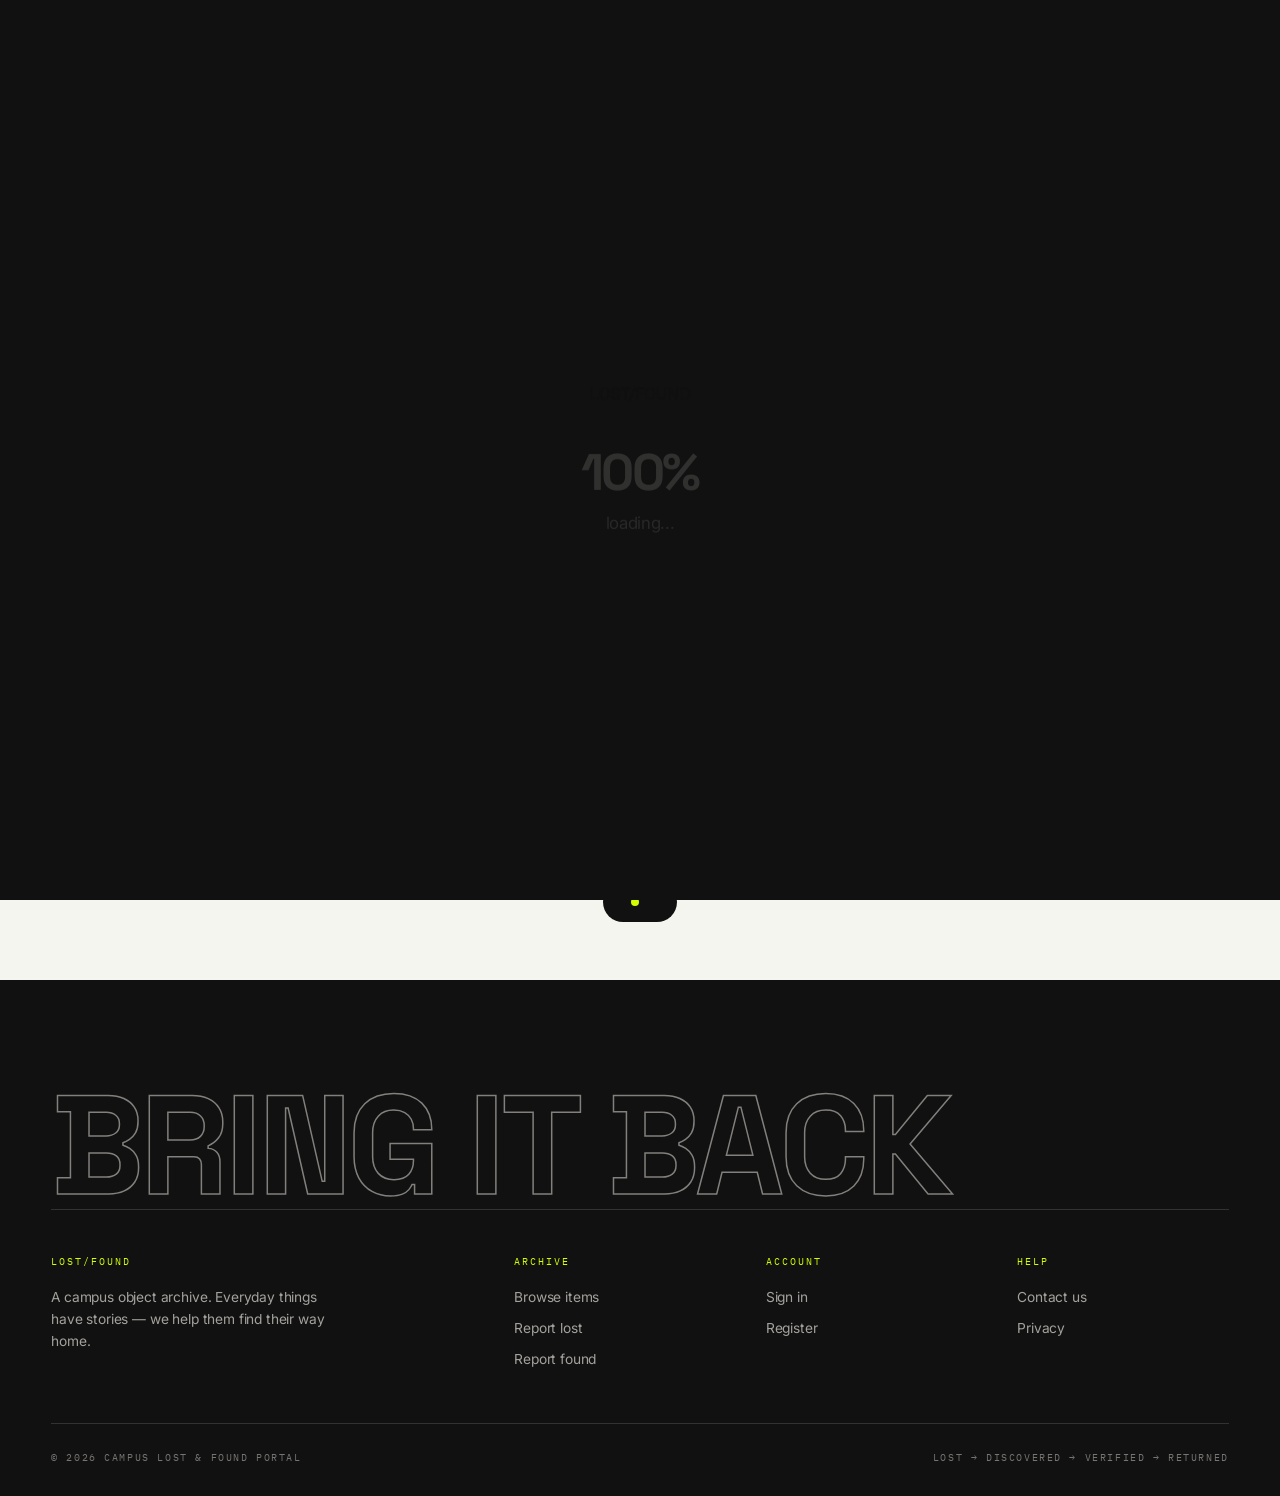
<file: report-lost.html>
<!DOCTYPE html>
<html lang="en">
<head>
<title>Report Lost — LOST/FOUND</title>
<meta charset="UTF-8">
<meta name="viewport" content="width=device-width, initial-scale=1.0">
<link rel="preconnect" href="https://fonts.googleapis.com">
<link href="https://fonts.googleapis.com/css2?family=Space+Grotesk:wght@400;500;700&family=Inter:wght@400;500;600&family=IBM+Plex+Mono:wght@400;500&display=swap" rel="stylesheet">
<script src="https://cdnjs.cloudflare.com/ajax/libs/gsap/3.12.5/gsap.min.js"></script>
<link rel="stylesheet" href="css/style.css">
</head>
<body data-page="report" data-type="lost">
<section class="form-page container">
  <div class="form-side">
    <span class="mono">Path 01 · Lost Report</span>
    <h1>Tell us<br>what's<br><span style="color:transparent;-webkit-text-stroke:1.5px var(--ink)">missing.</span></h1>
    <p>The more precise the details — date, place, distinguishing marks — the faster the archive can match your object when it surfaces.</p>
  </div>
  <div>
    <form class="form-panel" id="reportForm" novalidate>
      <div class="field">
        <label for="f_title">Item name <span class="req">*</span></label>
        <input id="f_title" name="title" required placeholder="e.g. Silver wristwatch">
        <span class="err">Please name the item.</span>
      </div>
      <div class="form-row">
        <div class="field">
          <label for="f_cat">Category <span class="req">*</span></label>
          <select id="f_cat" name="category" required>
            <option value="">Select…</option>
            <option>Electronics</option><option>Books / Stationery</option><option>Documents</option>
            <option>Clothing</option><option>Accessories</option><option>Other</option>
          </select>
          <span class="err">Choose a category.</span>
        </div>
        <div class="field">
          <label for="f_date">Date lost <span class="req">*</span></label>
          <input id="f_date" name="date" type="date" required max="2026-12-31">
          <span class="err">Enter the date (not in the future).</span>
        </div>
      </div>
      <div class="field">
        <label for="f_loc">Last-seen location <span class="req">*</span></label>
        <input id="f_loc" name="location" required placeholder="e.g. Classroom No. 302, New Building">
        <span class="err">Where did you last see it?</span>
      </div>
      <div class="field">
        <label for="f_desc">Description <span class="req">*</span></label>
        <textarea id="f_desc" name="description" required placeholder="Colour, brand, marks, contents… (kept public)"></textarea>
        <span class="err">Describe the item — this is how matches are made.</span>
      </div>
      <div class="field">
        <label for="f_image">Photo (optional)</label>
        <input id="f_image" type="file" accept="image/jpeg,image/png,image/webp">
        <span class="mono" id="fileInfo">JPG / PNG / WebP · max 2 MB</span>
      </div>
      <button class="btn btn-lime" id="submitBtn" type="submit" data-cursor="Send">Submit report <span class="arr">→</span></button>
      <p class="form-note">Your contact details stay private. The archive team reaches you directly when a match is verified. Only sign-in users can track this report.</p>
    </form>
    <div id="reportDone" style="display:none" class="empty-state">
      <span class="mono" style="color:#1e7d46">Report received</span>
      <h3 style="margin:10px 0">It's in the archive.</h3>
      <p>Reference <strong class="mono" id="doneId"></strong>. We'll watch for matches and contact you privately.</p>
      <br>
      <div style="display:flex;gap:10px;justify-content:center;flex-wrap:wrap">
        <button class="btn" id="reportAgain">Report another</button>
        <a class="btn btn-lime" href="browse.html">Browse archive</a>
      </div>
    </div>
  </div>
</section>
<script src="js/layout.js"></script>
<script src="js/data.js"></script>
<script src="js/main.js"></script>
<script src="js/app.js"></script>
</body>
</html>
</file>
<file: css/style.css>
/* ═══════════════════════════════════════════════════════════
   LOST/FOUND — A Campus Object Archive
   Editorial design system · ivory / ink / electric lime
   ═══════════════════════════════════════════════════════════ */
:root{
  --color-canvas:#F5F5F0;
  --color-ink:#111111;
  --color-accent:#D1FF00;
  --color-surface-dark:#1A1A1A;
  --color-muted:#555555;
  --color-border-light:#D9D9D2;
  --color-border-dark:#333333;
  --color-white:#FFFFFF;
  --ivory:var(--color-canvas);
  --ink:var(--color-ink);
  --lime:var(--color-accent);
  --stone:#EEEDE8;
  --grey:var(--color-muted);
  --line:var(--color-border-light);
  --font-display:'Space Grotesk',sans-serif;
  --font-body:'Inter',sans-serif;
  --font-mono:'IBM Plex Mono',monospace;
  --pad:clamp(20px,4vw,64px);
  --ease:cubic-bezier(.22,1,.36,1);
}
*{margin:0;padding:0;box-sizing:border-box}
html{scroll-behavior:smooth}
body{
  background:var(--ivory);color:var(--ink);
  font-family:var(--font-body);font-size:16px;line-height:1.6;
  -webkit-font-smoothing:antialiased;overflow-x:hidden;
  letter-spacing:-.01em;
}
::selection{background:var(--lime);color:var(--ink)}
img{max-width:100%;display:block}
a{color:inherit;text-decoration:none}
h1,h2,h3,h4{font-family:var(--font-display);font-weight:700;line-height:1.02;letter-spacing:-.02em}
.mono{font-family:var(--font-mono);font-size:.72rem;letter-spacing:.14em;text-transform:uppercase;color:var(--grey)}
.container{max-width:1440px;margin:0 auto;padding:0 var(--pad)}
:focus-visible{outline:2px solid var(--ink);outline-offset:3px}
@media (prefers-reduced-motion:reduce){
  *,*::before,*::after{animation-duration:.01ms!important;transition-duration:.01ms!important;scroll-behavior:auto!important}
}

/* ── Preloader ── */
.preloader{
  position:fixed;inset:0;z-index:9999;
  background:var(--ink);display:flex;align-items:center;justify-content:center;
  flex-direction:column;gap:36px;padding:var(--pad);
  transition:transform .9s var(--ease);
}
.preloader.done{transform:translateY(-101%)}
.preloader-brand{
  display:flex;align-items:center;justify-content:center;gap:18px;
  opacity:0;transform:scale(.96) translateY(14px);will-change:transform,opacity;
}
.preloader-icon{position:relative;display:flex;align-items:center;justify-content:center;width:90px;height:58px;filter:drop-shadow(0 0 0 rgba(255,255,255,0));}
.preloader-icon::before,
.preloader-icon::after{content:"";position:absolute;inset:0;border:2px solid rgba(255,255,255,.9);border-radius:18px;transform:rotate(12deg);}
.preloader-icon::after{transform:rotate(-12deg) scale(.88);opacity:.7}
.icon-block{
  position:absolute;display:block;width:18px;height:18px;border:2px solid rgba(255,255,255,.9);
  border-radius:50%;background:transparent;box-shadow:0 0 0 2px rgba(255,255,255,.05);
  animation:pulseLogo 1.5s ease-in-out infinite;
}
.icon-block:nth-child(1){transform:translateX(-18px) translateY(8px)}
.icon-block:nth-child(2){transform:translateX(0) translateY(-8px);animation-delay:.2s}
.icon-block:nth-child(3){transform:translateX(18px) translateY(8px);animation-delay:.4s}
@keyframes pulseLogo{0%,100%{opacity:.5;transform:scale(.9)}50%{opacity:1;transform:scale(1.08)}}
.preloader-title{
  font-family:var(--font-display);font-weight:700;font-size:clamp(2.1rem,4vw,4rem);
  letter-spacing:-.06em;color:var(--ivory);line-height:.8;
}
.preloader-meter{
  display:flex;flex-direction:column;align-items:center;justify-content:center;gap:12px;
  opacity:0;transform:translateY(20px);will-change:transform,opacity;
}
.preloader-count{
  font-family:var(--font-display);font-size:clamp(2rem,4vw,4rem);font-weight:700;
  color:var(--ivory);letter-spacing:-.05em;line-height:1;
}
.preloader-text{
  font-family:var(--font-body);font-size:1.05rem;color:rgba(255,255,255,.7);
  letter-spacing:-.02em;
}

/* ── Custom cursor ── */
.cursor-dot,.cursor-label{position:fixed;top:0;left:0;pointer-events:none;z-index:9000}
.cursor-dot{width:10px;height:10px;background:var(--ink);border-radius:50%;transform:translate(-50%,-50%);mix-blend-mode:difference;background:#fff}
.cursor-label{
  transform:translate(-50%,-140%);background:var(--lime);color:var(--ink);
  font-family:var(--font-mono);font-size:.62rem;letter-spacing:.16em;text-transform:uppercase;
  padding:6px 12px;border-radius:99px;opacity:0;transition:opacity .25s;white-space:nowrap;
}
.cursor-label.on{opacity:1}
@media (hover:none),(max-width:768px){.cursor-dot,.cursor-label{display:none}}

/* ── Header ── */
.site-header{
  position:fixed;top:0;left:0;right:0;z-index:900;
  display:flex;align-items:center;justify-content:space-between;gap:24px;
  padding:18px var(--pad);transition:background .4s,box-shadow .4s;
}
.site-header.scrolled{background:rgba(243,240,232,.92);backdrop-filter:blur(14px);box-shadow:0 1px 0 var(--line)}
.brand{font-family:var(--font-display);font-weight:700;font-size:1.15rem;letter-spacing:-.02em;display:flex;align-items:baseline;gap:10px}
.brand em{font-style:normal;color:transparent;-webkit-text-stroke:1px var(--ink)}
.brand-sub{font-family:var(--font-mono);font-weight:400;font-size:.58rem;letter-spacing:.22em;color:var(--grey)}
.nav{display:flex;gap:28px}
.nav a{font-size:.85rem;font-weight:500;position:relative;padding:2px 0}
.nav a::after{content:'';position:absolute;left:0;bottom:-3px;width:100%;height:1.5px;background:var(--ink);transform:scaleX(0);transform-origin:right;transition:transform .35s var(--ease)}
.nav a:hover::after,.nav a.active::after{transform:scaleX(1);transform-origin:left}
.header-actions{display:flex;gap:10px;align-items:center}
.burger{display:none;background:none;border:none;cursor:pointer;width:34px;height:26px;position:relative;z-index:1001}
.burger span{position:absolute;left:0;width:100%;height:2px;background:var(--ink);transition:.35s var(--ease)}
.burger span:nth-child(1){top:4px}.burger span:nth-child(2){top:12px}.burger span:nth-child(3){top:20px}
.burger.open span:nth-child(1){top:12px;transform:rotate(45deg)}
.burger.open span:nth-child(2){opacity:0}
.burger.open span:nth-child(3){top:12px;transform:rotate(-45deg)}

/* ── Buttons ── */
.btn{
  display:inline-flex;align-items:center;gap:10px;cursor:pointer;
  font-family:var(--font-display);font-weight:600;font-size:.9rem;
  padding:14px 26px;border-radius:99px;border:1.5px solid var(--ink);
  background:transparent;color:var(--ink);transition:.3s var(--ease);white-space:nowrap;
}
.btn:hover{background:var(--ink);color:var(--ivory);transform:translateY(-2px)}
.btn-lime{background:var(--lime);border-color:var(--ink);color:var(--ink);box-shadow:3px 3px 0 rgba(17,17,17,.18)}
.btn-lime:hover{background:#c7f400;color:var(--ink);box-shadow:0 0 0 rgba(17,17,17,0)}
.btn-dark{background:var(--ink);color:var(--ivory)}
.btn-dark:hover{background:var(--color-surface-dark);color:var(--ivory)}
.btn-sm{padding:9px 18px;font-size:.78rem}
.btn[disabled]{opacity:.5;pointer-events:none}
.btn .arr{transition:transform .3s var(--ease)}
.btn:hover .arr{transform:translateX(5px)}

/* ── Hero ── */
.hero{min-height:100svh;display:flex;flex-direction:column;justify-content:flex-end;padding:120px var(--pad) 40px;position:relative}
.hero-top{display:flex;justify-content:space-between;align-items:flex-start;gap:24px;margin-bottom:auto;padding-top:40px;flex-wrap:wrap}
.hero-eyebrow{max-width:320px}
.hero-eyebrow p{font-size:.85rem;color:var(--grey);margin-top:8px}
.hero h1{
  font-size:clamp(3.8rem,9vw,12rem);
  text-transform:uppercase;
  font-weight:800;
  letter-spacing:-.08em;
  line-height:.74;
  max-width:980px;
  display:flex;
  flex-direction:column;
  gap:0.04em;
  margin-top:20px;
}
.hero h1 .row{display:block;overflow:hidden;max-width:100%}
.hero h1 .row span{
  display:block;
  transform:translateY(110%);
  will-change:transform;
  text-shadow:0 0 0 transparent;
}
.hero h1 .row:first-child span{letter-spacing:-.07em}
.hero h1 .outline{
  color:transparent;
  -webkit-text-stroke:2px var(--ink);
  letter-spacing:-.065em;
}
.hero h1 .lime{
  color:var(--ink);
  position:relative;
  letter-spacing:-.07em;
}
.hero-foot{display:flex;justify-content:space-between;align-items:flex-end;gap:32px;margin-top:48px;flex-wrap:wrap}
.hero-desc{max-width:420px;font-size:1rem;color:var(--grey)}
.hero-desc strong{color:var(--ink)}
.hero-cta{display:flex;gap:14px;flex-wrap:wrap}
.hero-meta{margin-top:36px;padding-top:18px;border-top:1px solid var(--line);display:flex;justify-content:space-between;font-family:var(--font-mono);font-size:.66rem;letter-spacing:.18em;text-transform:uppercase;color:var(--grey)}

/* ── Marquee ── */
.marquee{overflow:hidden;border-top:1px solid var(--line);border-bottom:1px solid var(--line);padding:14px 0;background:var(--ink);color:var(--ivory)}
.marquee-track{display:flex;gap:48px;width:max-content;font-family:var(--font-mono);font-size:.75rem;letter-spacing:.22em;text-transform:uppercase}
.marquee-track .dot{color:var(--lime)}

/* ── Sections ── */
.section{padding:clamp(70px,10vw,140px) 0}
.section-head{display:flex;justify-content:space-between;align-items:flex-end;gap:24px;margin-bottom:48px;flex-wrap:wrap}
.section-title{font-size:clamp(2rem,5vw,4.2rem);text-transform:uppercase;letter-spacing:-.02em}
.section-title .outline{color:transparent;-webkit-text-stroke:1.5px var(--ink)}

/* ── Editorial item grid ── */
.items-grid{display:grid;grid-template-columns:repeat(12,1fr);gap:1px;background:var(--line);border:1px solid var(--line)}
.item-cell{
  background:var(--ivory);padding:26px;display:flex;flex-direction:column;gap:14px;min-height:250px;
  grid-column:span 4;position:relative;overflow:hidden;transition:background .35s;cursor:pointer;
}
.item-cell:nth-child(5n+1){grid-column:span 6}
.item-cell:nth-child(5n+2){grid-column:span 3}
.item-cell:nth-child(5n+3){grid-column:span 3}
.item-cell:nth-child(5n+4){grid-column:span 5}
.item-cell:nth-child(5n+5){grid-column:span 7}
.item-cell:hover{background:var(--lime)}
.item-cell .cell-top{display:flex;justify-content:space-between;font-family:var(--font-mono);font-size:.64rem;letter-spacing:.16em;text-transform:uppercase;color:var(--grey)}
.item-cell:hover .cell-top{color:var(--ink)}
.item-cell h3{font-size:clamp(1.3rem,2vw,2rem);text-transform:uppercase;margin-top:auto}
.item-cell .cell-loc{font-size:.82rem;color:var(--grey)}
.item-cell:hover .cell-loc{color:var(--ink)}
.item-cell .cell-img{position:absolute;right:-30px;top:-30px;width:130px;height:130px;object-fit:cover;border-radius:50%;opacity:0;transform:scale(.6) rotate(10deg);transition:.45s var(--ease)}
.item-cell:hover .cell-img{opacity:1;transform:scale(1) rotate(0)}
.tag{display:inline-block;padding:4px 12px;border:1px solid var(--ink);border-radius:99px;font-family:var(--font-mono);font-size:.6rem;letter-spacing:.14em;text-transform:uppercase}
.tag-lost{background:var(--ink);color:var(--ivory)}
.tag-found{background:transparent;color:var(--ink)}
.tag-status{background:var(--stone);border-color:transparent}

/* ── Journey ── */
.journey{background:var(--ink);color:var(--ivory)}
.journey .section-title{color:var(--ivory)}
.journey .section-title .outline{-webkit-text-stroke:1.5px var(--lime)}
.journey-track{display:grid;grid-template-columns:repeat(4,1fr);gap:0;position:relative;margin-top:64px}
.journey-line{position:absolute;top:26px;left:0;height:2px;background:rgba(243,240,232,.15);width:100%}
.journey-progress{height:100%;width:0%;background:var(--lime);transition:none}
.journey-step{padding:0 24px 0 0;position:relative}
.journey-dot{width:14px;height:14px;border-radius:50%;background:var(--ivory);margin-bottom:26px;position:relative;z-index:1;transition:none}
.journey-step.active .journey-dot{background:var(--lime);box-shadow:0 0 0 8px rgba(216,255,62,.18)}
.journey-step h3{font-size:clamp(1.4rem,2.4vw,2.2rem);text-transform:uppercase;margin-bottom:10px}
.journey-step p{font-size:.88rem;color:rgba(243,240,232,.6);max-width:260px}
.journey-num{font-family:var(--font-mono);font-size:.66rem;letter-spacing:.2em;color:var(--lime);display:block;margin-bottom:12px}

/* ── Two paths ── */
.paths{display:grid;grid-template-columns:1fr 1fr;gap:1px;background:var(--line);border:1px solid var(--line)}
.path{background:var(--ivory);padding:clamp(36px,5vw,72px);display:flex;flex-direction:column;gap:18px;transition:background .4s var(--ease);min-height:340px}
.path:hover{background:var(--stone)}
.path h3{font-size:clamp(2rem,4.5vw,3.6rem);text-transform:uppercase}
.path p{color:var(--grey);max-width:380px}
.path .btn{align-self:flex-start;margin-top:auto}

/* ── Filter bar / browse ── */
.filter-bar{display:flex;flex-wrap:wrap;gap:14px;align-items:center;justify-content:space-between;padding:18px 0;border-top:1px solid var(--line);border-bottom:1px solid var(--line);margin-bottom:40px}
.chips{display:flex;gap:8px;flex-wrap:wrap}
.chip{font-family:var(--font-mono);font-size:.66rem;letter-spacing:.14em;text-transform:uppercase;padding:8px 16px;border:1px solid var(--line);border-radius:99px;background:transparent;cursor:pointer;transition:.25s;color:var(--grey)}
.chip:hover{border-color:var(--ink);color:var(--ink)}
.chip.active{background:var(--ink);color:var(--lime);border-color:var(--ink)}
.search-wrap{display:flex;gap:10px;align-items:center;flex-wrap:wrap}
.search-input{
  font-family:var(--font-mono);font-size:.8rem;padding:12px 18px;border:1px solid var(--line);border-radius:99px;
  background:transparent;min-width:240px;outline:none;transition:border-color .25s;color:var(--ink);
}
.search-input:focus{border-color:var(--ink)}
select.search-input{cursor:pointer}
.empty-state{padding:90px 20px;text-align:center;border:1px dashed var(--line)}
.empty-state h3{font-size:1.6rem;text-transform:uppercase;margin-bottom:8px}

/* ── Forms ── */
.form-page{min-height:100vh;padding:150px var(--pad) 90px;display:grid;grid-template-columns:1fr 1.2fr;gap:clamp(32px,6vw,100px)}
.form-side h1{font-size:clamp(2.6rem,6vw,5.4rem);text-transform:uppercase;line-height:.92}
.form-side .mono{display:block;margin-bottom:20px}
.form-side p{color:var(--grey);max-width:380px;margin-top:22px;font-size:.95rem}
.form-panel{display:flex;flex-direction:column;gap:22px}
.field{display:flex;flex-direction:column;gap:8px}
.field label{font-family:var(--font-mono);font-size:.66rem;letter-spacing:.16em;text-transform:uppercase;color:var(--grey)}
.field label .req{color:#c0392b}
.field input,.field textarea,.field select{
  font-family:var(--font-body);font-size:1rem;padding:16px 18px;border:1px solid var(--line);
  background:#fff;border-radius:0;outline:none;transition:border-color .25s;color:var(--ink);width:100%;
}
.field textarea{min-height:130px;resize:vertical}
.field input:focus,.field textarea:focus,.field select:focus{border-color:var(--ink)}
.field .err{font-size:.76rem;color:#c0392b;display:none}
.field.invalid input,.field.invalid textarea,.field.invalid select{border-color:#c0392b}
.field.invalid .err{display:block}
.form-row{display:grid;grid-template-columns:1fr 1fr;gap:22px}
.form-note{font-size:.78rem;color:var(--grey);border-top:1px solid var(--line);padding-top:16px}
.spinner{width:16px;height:16px;border:2px solid rgba(23,23,23,.25);border-top-color:var(--ink);border-radius:50%;animation:spin .7s linear infinite}
@keyframes spin{to{transform:rotate(360deg)}}

/* ── Auth ── */
.auth-wrap{min-height:100vh;display:grid;grid-template-columns:1fr 1fr}
.auth-visual{background:var(--ink);color:var(--ivory);padding:var(--pad);display:flex;flex-direction:column;justify-content:space-between}
.auth-visual h2{font-size:clamp(2.4rem,5vw,4.6rem);text-transform:uppercase;line-height:.95}
.auth-visual h2 .lime{color:var(--lime)}
.auth-form{display:flex;align-items:center;justify-content:center;padding:var(--pad)}
.auth-form-inner{width:min(420px,100%);display:flex;flex-direction:column;gap:20px}
.auth-form-inner h1{font-size:2rem;text-transform:uppercase}
.pw-wrap{position:relative}
.pw-toggle{position:absolute;right:14px;top:50%;transform:translateY(-50%);background:none;border:none;font-family:var(--font-mono);font-size:.62rem;letter-spacing:.12em;text-transform:uppercase;cursor:pointer;color:var(--grey)}
.form-alert{padding:14px 18px;font-size:.85rem;border:1px solid #c0392b;color:#c0392b;display:none}
.form-alert.show{display:block}
.form-alert.ok{border-color:#1e7d46;color:#1e7d46}

/* ── Item detail ── */
.detail{padding:140px var(--pad) 90px}
.detail-grid{display:grid;grid-template-columns:1.1fr 1fr;gap:clamp(32px,5vw,80px)}
.detail-img{border:1px solid var(--line);background:var(--stone);aspect-ratio:4/3;display:flex;align-items:center;justify-content:center;overflow:hidden}
.detail-img img{width:100%;height:100%;object-fit:cover;transition:transform .8s var(--ease)}
.detail-img:hover img{transform:scale(1.05)}
.detail-info h1{font-size:clamp(2.4rem,5vw,4.4rem);text-transform:uppercase;line-height:.95;margin:14px 0 26px}
.detail-row{display:flex;justify-content:space-between;gap:16px;padding:13px 0;border-top:1px solid var(--line);font-size:.92rem}
.detail-row dt{font-family:var(--font-mono);font-size:.66rem;letter-spacing:.16em;text-transform:uppercase;color:var(--grey);padding-top:3px}
.detail-row dd{text-align:right;max-width:60%}
.detail-actions{display:flex;gap:12px;margin-top:30px;flex-wrap:wrap}

/* ── Dashboard ── */
.dash{padding:140px var(--pad) 90px}
.dash-head{display:flex;justify-content:space-between;align-items:flex-end;gap:24px;flex-wrap:wrap;margin-bottom:40px}
.dash-head h1{font-size:clamp(2.4rem,5vw,4.6rem);text-transform:uppercase}
.tabs{display:flex;gap:6px;flex-wrap:wrap;margin-bottom:32px}
.reports-table{width:100%;border-collapse:collapse;font-size:.88rem}
.reports-table th{font-family:var(--font-mono);font-size:.62rem;letter-spacing:.16em;text-transform:uppercase;color:var(--grey);text-align:left;padding:12px 14px;border-bottom:1.5px solid var(--ink)}
.reports-table td{padding:16px 14px;border-bottom:1px solid var(--line);vertical-align:middle}
.reports-table tr:hover td{background:rgba(216,255,62,.12)}
.status-pill{display:inline-block;padding:5px 14px;border-radius:99px;font-family:var(--font-mono);font-size:.62rem;letter-spacing:.12em;text-transform:uppercase;border:1px solid var(--ink)}
.st-pending{background:var(--stone)}
.st-verified{background:var(--lime)}
.st-returned{background:var(--ink);color:var(--ivory)}
.st-lost{background:#f6d7d2}
.table-wrap{overflow-x:auto;border:1px solid var(--line)}
.table-actions{display:flex;gap:8px;flex-wrap:wrap}

/* ── Admin ── */
.stats-strip{display:grid;grid-template-columns:repeat(4,1fr);gap:1px;background:var(--line);border:1px solid var(--line);margin-bottom:40px}
.stat-cell{background:var(--ivory);padding:26px}
.stat-cell b{font-family:var(--font-display);font-size:2.4rem;display:block;font-weight:700}
.admin-match{background:var(--stone);border:1px solid var(--line);padding:18px 22px;margin-bottom:14px;display:flex;justify-content:space-between;align-items:center;gap:16px;flex-wrap:wrap}
.admin-match p{font-size:.85rem}

/* ── Toast ── */
.toast{
  position:fixed;bottom:26px;left:50%;transform:translate(-50%,120%);z-index:9500;
  background:var(--ink);color:var(--ivory);padding:16px 28px;border-radius:99px;
  font-family:var(--font-mono);font-size:.72rem;letter-spacing:.12em;text-transform:uppercase;
  transition:transform .5s var(--ease);display:flex;gap:10px;align-items:center;max-width:90vw;
}
.toast.show{transform:translate(-50%,0)}
.toast .tdot{width:8px;height:8px;border-radius:50%;background:var(--lime);flex-shrink:0}

/* ── Footer ── */
.footer{background:var(--ink);color:var(--ivory);padding:clamp(60px,8vw,110px) var(--pad) 30px}
.footer-big{font-family:var(--font-display);font-weight:700;font-size:clamp(3rem,11vw,11rem);text-transform:uppercase;line-height:.9;letter-spacing:-.03em;color:transparent;-webkit-text-stroke:1.5px rgba(243,240,232,.5);transition:.5s;margin-bottom:56px}
.footer-big:hover{color:var(--lime);-webkit-text-stroke:1.5px var(--lime)}
.footer-grid{display:grid;grid-template-columns:2fr 1fr 1fr 1fr;gap:40px;padding:44px 0;border-top:1px solid rgba(243,240,232,.15);font-size:.86rem}
.footer-grid h5{font-family:var(--font-mono);font-size:.62rem;letter-spacing:.2em;text-transform:uppercase;color:var(--lime);margin-bottom:16px;font-weight:400}
.footer-grid a{display:block;color:rgba(243,240,232,.65);margin-bottom:9px;transition:color .25s}
.footer-grid a:hover{color:var(--lime)}
.footer-grid p{color:rgba(243,240,232,.65);max-width:300px;font-size:.86rem}
.footer-bottom{display:flex;justify-content:space-between;gap:16px;flex-wrap:wrap;padding-top:26px;border-top:1px solid rgba(243,240,232,.15);font-family:var(--font-mono);font-size:.62rem;letter-spacing:.16em;text-transform:uppercase;color:rgba(243,240,232,.45)}

/* ── Reveal util ── */
.reveal{opacity:1;transform:none}
@media (prefers-reduced-motion:reduce){.reveal{opacity:1;transform:none}}

/* ── Responsive ── */
@media(max-width:1024px){
  .item-cell,.item-cell:nth-child(5n+1),.item-cell:nth-child(5n+2),.item-cell:nth-child(5n+3),.item-cell:nth-child(5n+4),.item-cell:nth-child(5n+5){grid-column:span 6}
  .journey-track{grid-template-columns:repeat(2,1fr);gap:40px 24px}
  .journey-line{display:none}
  .stats-strip{grid-template-columns:repeat(2,1fr)}
  .footer-grid{grid-template-columns:1fr 1fr}
}
@media(max-width:768px){
  .nav,.header-actions .btn-lime{display:none}
  .burger{display:block}
  .nav.open{display:flex;position:fixed;inset:0;background:var(--ivory);flex-direction:column;align-items:flex-start;justify-content:center;padding:var(--pad);gap:26px;z-index:1000}
  .nav.open a{font-family:var(--font-display);font-size:2.2rem;font-weight:700;text-transform:uppercase}
  .form-page,.auth-wrap,.detail-grid,.paths{grid-template-columns:1fr}
  .auth-visual{min-height:38vh}
  .item-cell,.item-cell:nth-child(5n+1),.item-cell:nth-child(5n+2),.item-cell:nth-child(5n+3),.item-cell:nth-child(5n+4),.item-cell:nth-child(5n+5){grid-column:span 12;min-height:190px}
  .form-row{grid-template-columns:1fr}
  .object-hero{display:none}
}
</file>
<file: js/styles.css>
:root{--paper:#f3f1e9;--ink:#191a17;--muted:#77776f;--line:#d7d5cc;--lime:#d3f15c;--display:'Space Grotesk',sans-serif;--body:'DM Sans',sans-serif;--mono:'DM Mono',monospace}*{box-sizing:border-box}html{scroll-behavior:smooth}body{margin:0;background:var(--paper);color:var(--ink);font-family:var(--body);-webkit-font-smoothing:antialiased}a{color:inherit;text-decoration:none}.site-header{height:86px;padding:0 5.2vw;display:flex;align-items:center;justify-content:space-between;border-bottom:1px solid rgba(25,26,23,.14);position:absolute;z-index:5;top:0;width:100%;transition:background .25s}.site-header.scrolled{position:fixed;background:rgba(243,241,233,.92);backdrop-filter:blur(12px)}.brand{font:700 18px var(--display);letter-spacing:-1px;line-height:1}.brand em{font-style:normal;color:#8ba929}.brand-sub{display:block;margin-top:6px;font:9px var(--mono);letter-spacing:1.3px;color:var(--muted)}.nav{display:flex;gap:34px;margin-left:auto;margin-right:38px}.nav a{font-size:13px;color:#55564e}.nav a:hover,.nav a.active{color:var(--ink)}.btn{min-height:48px;padding:0 20px;display:inline-flex;align-items:center;justify-content:center;gap:24px;border:1px solid var(--ink);font-size:13px;font-weight:600;transition:transform .2s,background .2s}.btn:hover{transform:translateY(-2px);background:#fff}.btn-lime{background:var(--lime);border-color:var(--lime)}.btn-lime:hover{background:#c6e64a}.btn-sm{min-height:40px;padding:0 16px}.arr{font-size:17px}.burger{display:none}.hero{min-height:760px;height:min(900px,100svh);padding:152px 7.4vw 72px;position:relative;display:grid;grid-template-columns:1fr .9fr;align-items:center;overflow:hidden}.hero-grain{position:absolute;inset:0;pointer-events:none;background-image:radial-gradient(rgba(34,35,29,.12) .5px,transparent .7px);background-size:5px 5px;opacity:.15}.hero-copy{position:relative;z-index:1;padding-bottom:18px}.eyebrow,.mono{font:10px var(--mono);letter-spacing:1.1px}.eyebrow{margin:0 0 30px;color:#66675f}.live-dot{display:inline-block;width:7px;height:7px;border-radius:50%;background:#a5c83c;margin-right:9px;box-shadow:0 0 0 4px rgba(165,200,60,.15)}.hero h1{font:600 clamp(68px,9vw,140px)/.82 var(--display);letter-spacing:-.085em;margin:0 0 40px}.hero h1 .row{display:block;overflow:hidden;padding:0 .08em .08em 0}.hero h1 .row span{display:block;transform:translateY(110%)}.hero h1 .accent-row{color:#899e3c}.hero h1 i{font-style:normal;color:var(--ink)}.hero-foot{display:flex;align-items:flex-end;gap:40px}.hero-intro{max-width:270px;font-size:14px;line-height:1.65;color:#686960;margin:0}.hero-actions{display:flex;flex-direction:column;align-items:flex-start;gap:14px}.text-link{font-size:12px;padding:3px 0;border-bottom:1px solid #aaa99e}.text-link span{margin-left:8px}.hero-visual{height:min(62vw,590px);max-height:590px;min-height:440px;position:relative;display:grid;place-items:center}.hero-visual:before{content:'';position:absolute;width:75%;aspect-ratio:1;border-radius:50%;background:#e8e6dc}.visual-orbit{position:absolute;border:1px solid #d0cec3;border-radius:50%;width:92%;aspect-ratio:1;transform:rotate(-22deg) scaleY(.4)}.orbit-two{width:110%;transform:rotate(52deg) scaleY(.35)}.object{position:absolute;box-shadow:0 28px 38px rgba(40,39,29,.15)}.object-book{width:220px;height:290px;background:#b75b39;top:19%;left:29%;transform:rotate(-11deg);padding:22px;color:#f3d9aa;display:flex;flex-direction:column;justify-content:space-between;font:10px var(--mono);letter-spacing:2px}.object-book:after{content:'';position:absolute;left:15px;top:0;bottom:0;width:4px;background:#93462f}.object-book b{font:600 24px var(--display);letter-spacing:-1px}.object-key{z-index:2;top:17%;right:16%;width:86px;height:86px;transform:rotate(38deg)}.key-ring{position:absolute;width:58px;height:58px;border:12px solid #d8ad4d;border-radius:50%;inset:0 auto auto 0;box-shadow:inset 1px 2px 3px #8b7038,1px 2px 4px #927842}.key-stem{position:absolute;left:50px;top:25px;width:62px;height:12px;border-radius:7px;background:#d8ad4d;box-shadow:inset 0 -2px 2px #927842}.key-tooth{position:absolute;left:91px;top:34px;width:10px;height:20px;background:#d8ad4d}.object-card{z-index:2;width:170px;height:108px;right:9%;bottom:21%;background:#f8f7f0;border:1px solid #d6d4cc;padding:12px;transform:rotate(8deg);display:grid;grid-template-columns:34px 1fr;grid-template-rows:15px 1fr 15px;gap:4px 8px}.object-card small{grid-column:1/3;font:8px var(--mono);letter-spacing:1px;color:#777}.card-avatar{width:32px;height:37px;background:#d6d8cc;border-radius:2px;grid-row:2}.object-card b{align-self:end;font:700 13px var(--display)}.object-card i{font:8px var(--mono);color:#888;font-style:normal}.object-earbud{width:72px;height:52px;left:16%;bottom:22%;border-radius:45% 45% 38% 38%;background:#f8f7f0;transform:rotate(-24deg);box-shadow:inset -8px -7px 12px #d4d2c8,0 18px 20px rgba(40,39,29,.12)}.object-earbud:before{content:'';position:absolute;width:20px;height:46px;border-radius:10px;background:#f8f7f0;top:33px;left:36px;transform:rotate(-8deg);box-shadow:inset -4px -3px 7px #d4d2c8}.object-earbud span{position:absolute;width:14px;height:14px;background:#dedcd3;border-radius:50%;left:12px;top:12px}.hero-sticker{position:absolute;z-index:3;font:9px var(--mono);letter-spacing:1px;line-height:1.5}.sticker-top{top:12%;left:4%;transform:rotate(-8deg)}.sticker-bottom{bottom:12%;right:5%;transform:rotate(6deg)}.sticker-bottom b{font-size:16px;margin-left:8px}.visual-index{position:absolute;bottom:5%;left:8%;line-height:1.8;color:#828176;font-size:8px}.scroll-cue{position:absolute;bottom:27px;left:7.4vw;display:flex;gap:15px;align-items:center;font-size:8px;color:#77776f}.scroll-cue b{font-size:14px;color:var(--ink)}.ticker{height:58px;background:var(--lime);overflow:hidden;display:flex;align-items:center;white-space:nowrap}.ticker div{font:600 14px var(--display);letter-spacing:1px;word-spacing:12px;animation:marquee 28s linear infinite}.ticker span{padding:0 14px;font-size:12px}@keyframes marquee{to{transform:translateX(-35%)}}.section-wrap{padding:125px 7.4vw 100px}.section-heading{display:grid;grid-template-columns:1fr 1fr;column-gap:8%;align-items:end}.section-heading .eyebrow{grid-column:1/3;margin-bottom:23px}.section-heading h2{font:600 clamp(48px,7vw,90px)/.9 var(--display);letter-spacing:-.075em;margin:0}.section-heading h2 em{font-style:normal;color:#92938a}.section-heading>p:last-child{max-width:310px;color:#717168;font-size:14px;line-height:1.7;margin:0 0 8px}.journey-track{position:relative;display:grid;grid-template-columns:repeat(4,1fr);gap:22px;margin-top:94px}.journey-track:before,.journey-progress{content:'';position:absolute;top:0;left:0;height:1px;width:100%;background:var(--line)}.journey-progress{background:#98b83f;transform-origin:left}.journey-step{position:relative;padding-top:27px;min-height:190px}.step-no{font:10px var(--mono);color:#8a8a80}.step-mark{position:absolute;right:8px;top:25px;font:24px var(--display);color:#90a939}.journey-step h3{font:600 22px var(--display);letter-spacing:-.5px;margin:28px 0 10px}.journey-step p{font-size:13px;line-height:1.7;color:#77776e;max-width:230px;margin:0}.journey-cta{border-top:1px solid var(--line);margin-top:40px;padding-top:22px;display:flex;justify-content:space-between;align-items:center}.journey-cta .mono{font-size:9px;color:#77776e}.preloader{position:fixed;z-index:20;inset:0;background:#1c1d19;color:var(--paper);display:flex;align-items:center;justify-content:center;flex-direction:column;transition:transform .8s cubic-bezier(.76,0,.24,1)}.preloader.done{transform:translateY(-100%)}.preloader-brand{font:700 32px var(--display);letter-spacing:-2px;opacity:0;transform:scale(.9)}.preloader-brand em{font-style:normal;color:var(--lime)}.preloader-meter{position:absolute;bottom:12%;display:flex;gap:14px;align-items:center;font:10px var(--mono);opacity:0;transform:translateY(10px)}.preloader-meter i{display:block;width:110px;height:1px;background:var(--lime)}.footer{background:#1d1e1a;color:#f3f1e9;padding:75px 7.4vw 24px}.footer-big{display:block;font:600 clamp(44px,9vw,116px)/.9 var(--display);letter-spacing:-.08em;border-bottom:1px solid #45463f;padding-bottom:55px}.footer-grid{display:grid;grid-template-columns:2fr repeat(3,1fr);gap:45px;padding:38px 0 55px}.footer-grid h5{font:10px var(--mono);letter-spacing:1px;text-transform:uppercase;color:#9b9b8f;margin:0 0 17px}.footer-grid p,.footer-grid a{font-size:12px;line-height:1.7;color:#bab9b0}.footer-grid p{max-width:260px;margin:0}.footer-grid a{display:block;margin:6px 0}.footer-grid a:hover{color:var(--lime)}.footer-bottom{border-top:1px solid #45463f;padding-top:18px;display:flex;justify-content:space-between;color:#929288;font:9px var(--mono)}@media(max-width:900px){.hero{padding-left:5vw;padding-right:5vw;grid-template-columns:1fr .8fr}.hero h1{font-size:clamp(68px,10vw,100px)}.hero-foot{display:block}.hero-actions{margin-top:20px}.hero-visual{transform:scale(.88)}.nav{gap:18px;margin-right:20px}.nav a{font-size:12px}.section-wrap{padding-left:5vw;padding-right:5vw}}@media(max-width:650px){.site-header{height:72px;padding:0 22px}.brand{font-size:16px}.header-actions{display:flex;align-items:center;gap:12px}.header-actions .btn{font-size:11px;padding:0 11px;min-height:38px;gap:8px}.burger{display:block;width:30px;height:30px;border:0;background:none;padding:6px}.burger span{display:block;height:1px;background:var(--ink);margin:5px 0}.nav{display:none;position:absolute;top:72px;left:0;right:0;margin:0;background:var(--paper);padding:24px;flex-direction:column;border-bottom:1px solid var(--line)}.nav.open{display:flex}.hero{height:auto;min-height:0;padding:125px 24px 58px;display:flex;flex-direction:column;align-items:stretch}.eyebrow{font-size:8px}.hero h1{font-size:clamp(67px,16vw,100px);margin-bottom:20px}.hero-foot{display:flex;gap:16px;align-items:center;justify-content:space-between}.hero-intro{font-size:12px;max-width:190px}.hero-actions{margin:0;gap:12px}.hero-actions .btn{font-size:11px;padding:0 12px;min-height:42px;gap:8px;white-space:nowrap}.text-link{font-size:10px}.hero-visual{height:380px;min-height:380px;max-height:380px;width:100%;transform:none;margin-top:10px}.object-book{width:160px;height:218px}.object-card{width:140px;height:91px;right:5%;bottom:16%}.object-earbud{left:10%;bottom:18%;transform:scale(.8) rotate(-24deg)}.object-key{right:9%;top:16%;transform:scale(.8) rotate(38deg)}.sticker-top{left:1%;top:10%}.sticker-bottom{right:0;bottom:8%}.visual-index{left:2%;bottom:2%}.scroll-cue{left:24px;bottom:20px}.section-wrap{padding:90px 24px 70px}.section-heading{grid-template-columns:1fr;gap:20px}.section-heading .eyebrow{grid-column:auto;margin:0}.section-heading h2{font-size:66px}.section-heading>p:last-child{font-size:13px}.journey-track{grid-template-columns:1fr 1fr;row-gap:30px;margin-top:55px}.journey-step{min-height:180px}.journey-cta{align-items:flex-start;gap:20px;flex-direction:column}.footer{padding:55px 24px 20px}.footer-big{padding-bottom:35px}.footer-grid{grid-template-columns:1fr 1fr;gap:28px 18px}.footer-grid>div:first-child{grid-column:1/3}.footer-bottom{gap:14px;flex-direction:column}.ticker{height:48px}.ticker div{font-size:12px}}
.preloader.is-ready .preloader-brand,.preloader.is-ready .preloader-meter{opacity:1;transform:none}.preloader-count{min-width:32px}.preloader-text{color:#a7a79d;letter-spacing:1px;text-transform:lowercase}
.preloader .preloader-brand,.preloader .preloader-meter{opacity:1;transform:none}
</file>
